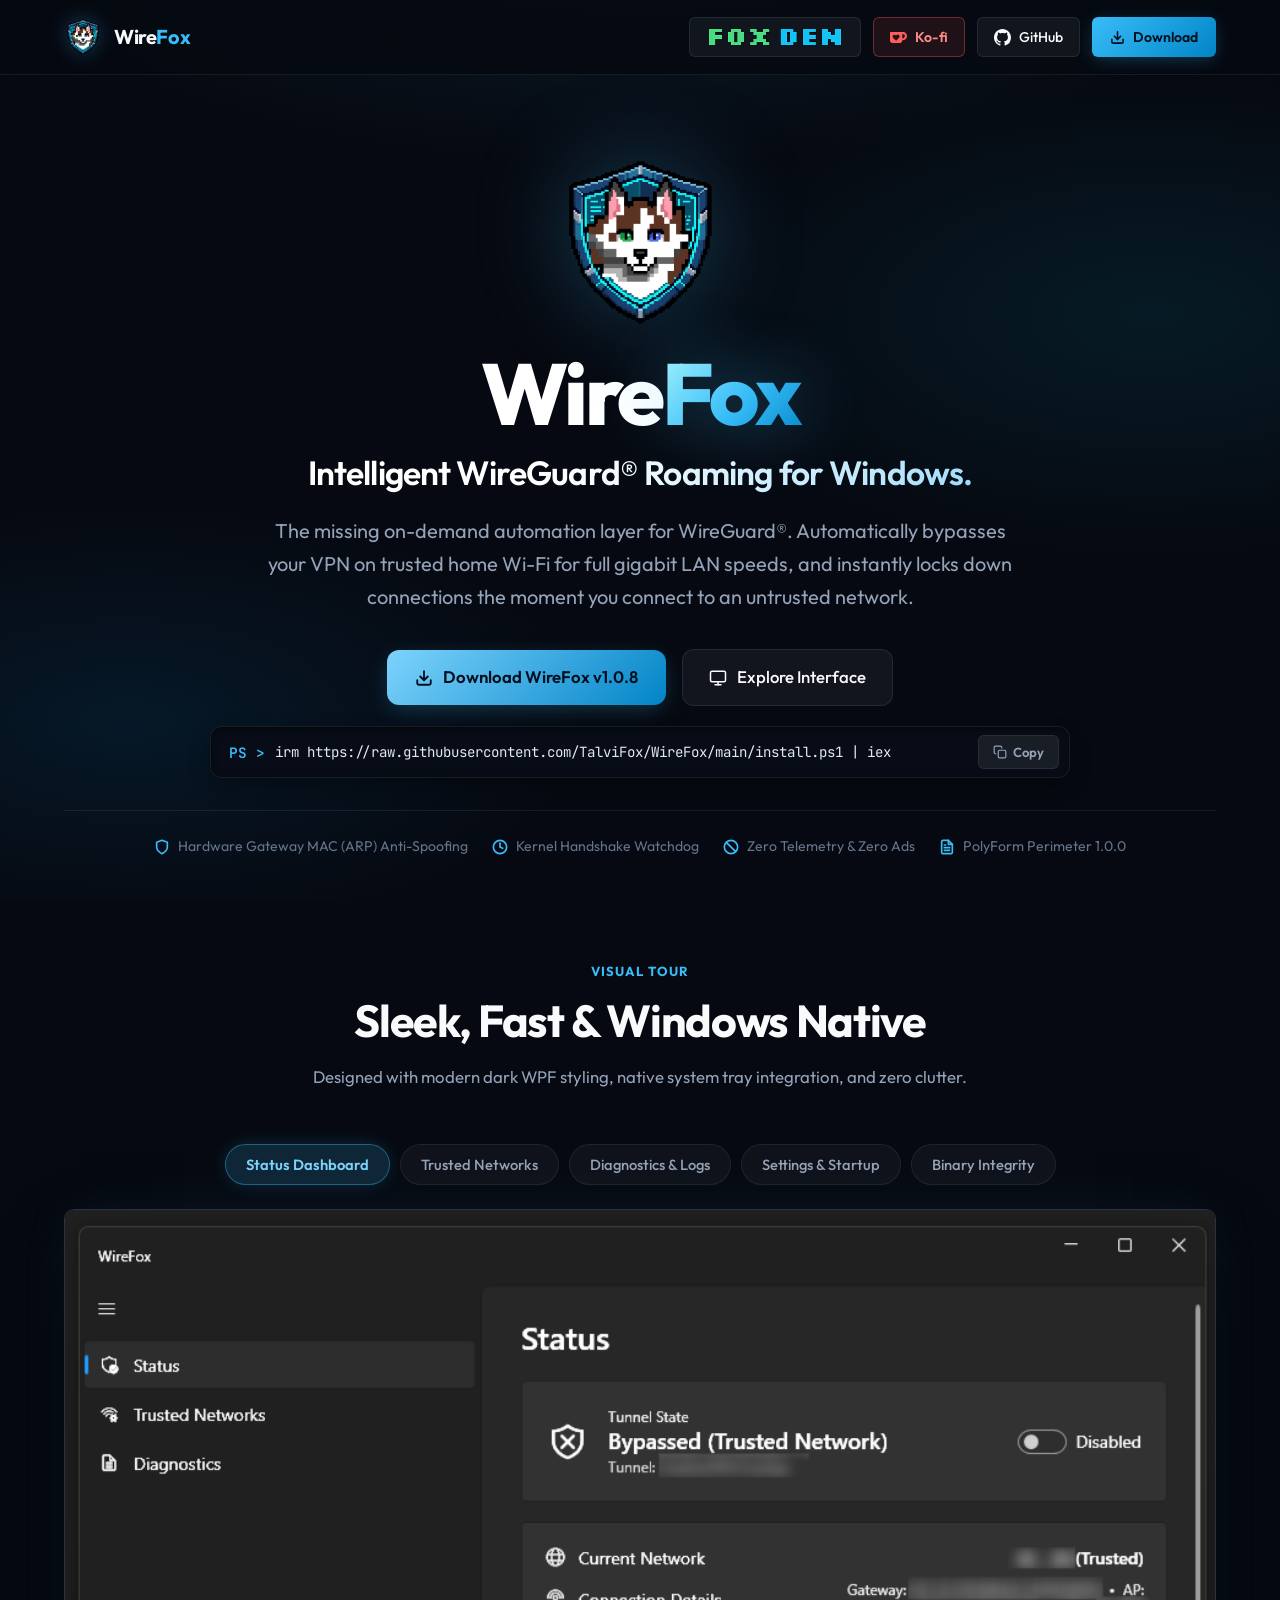
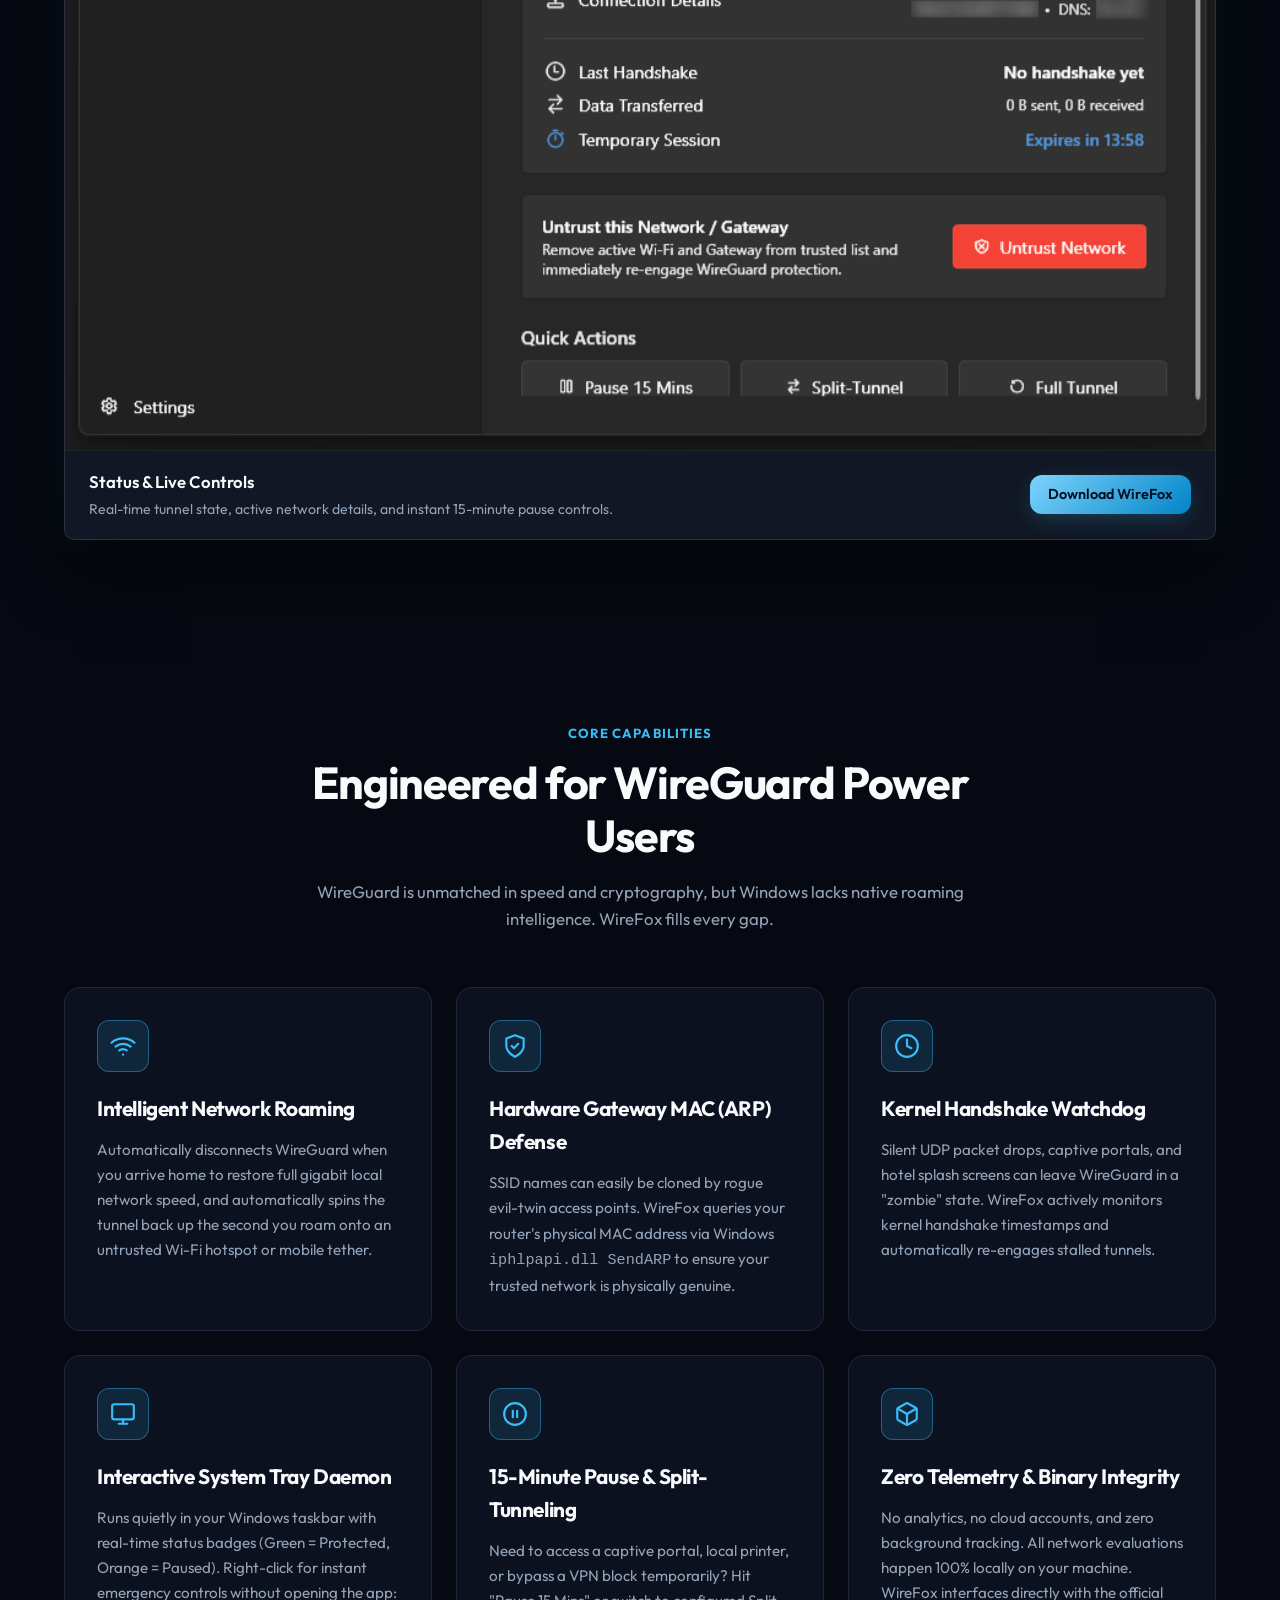
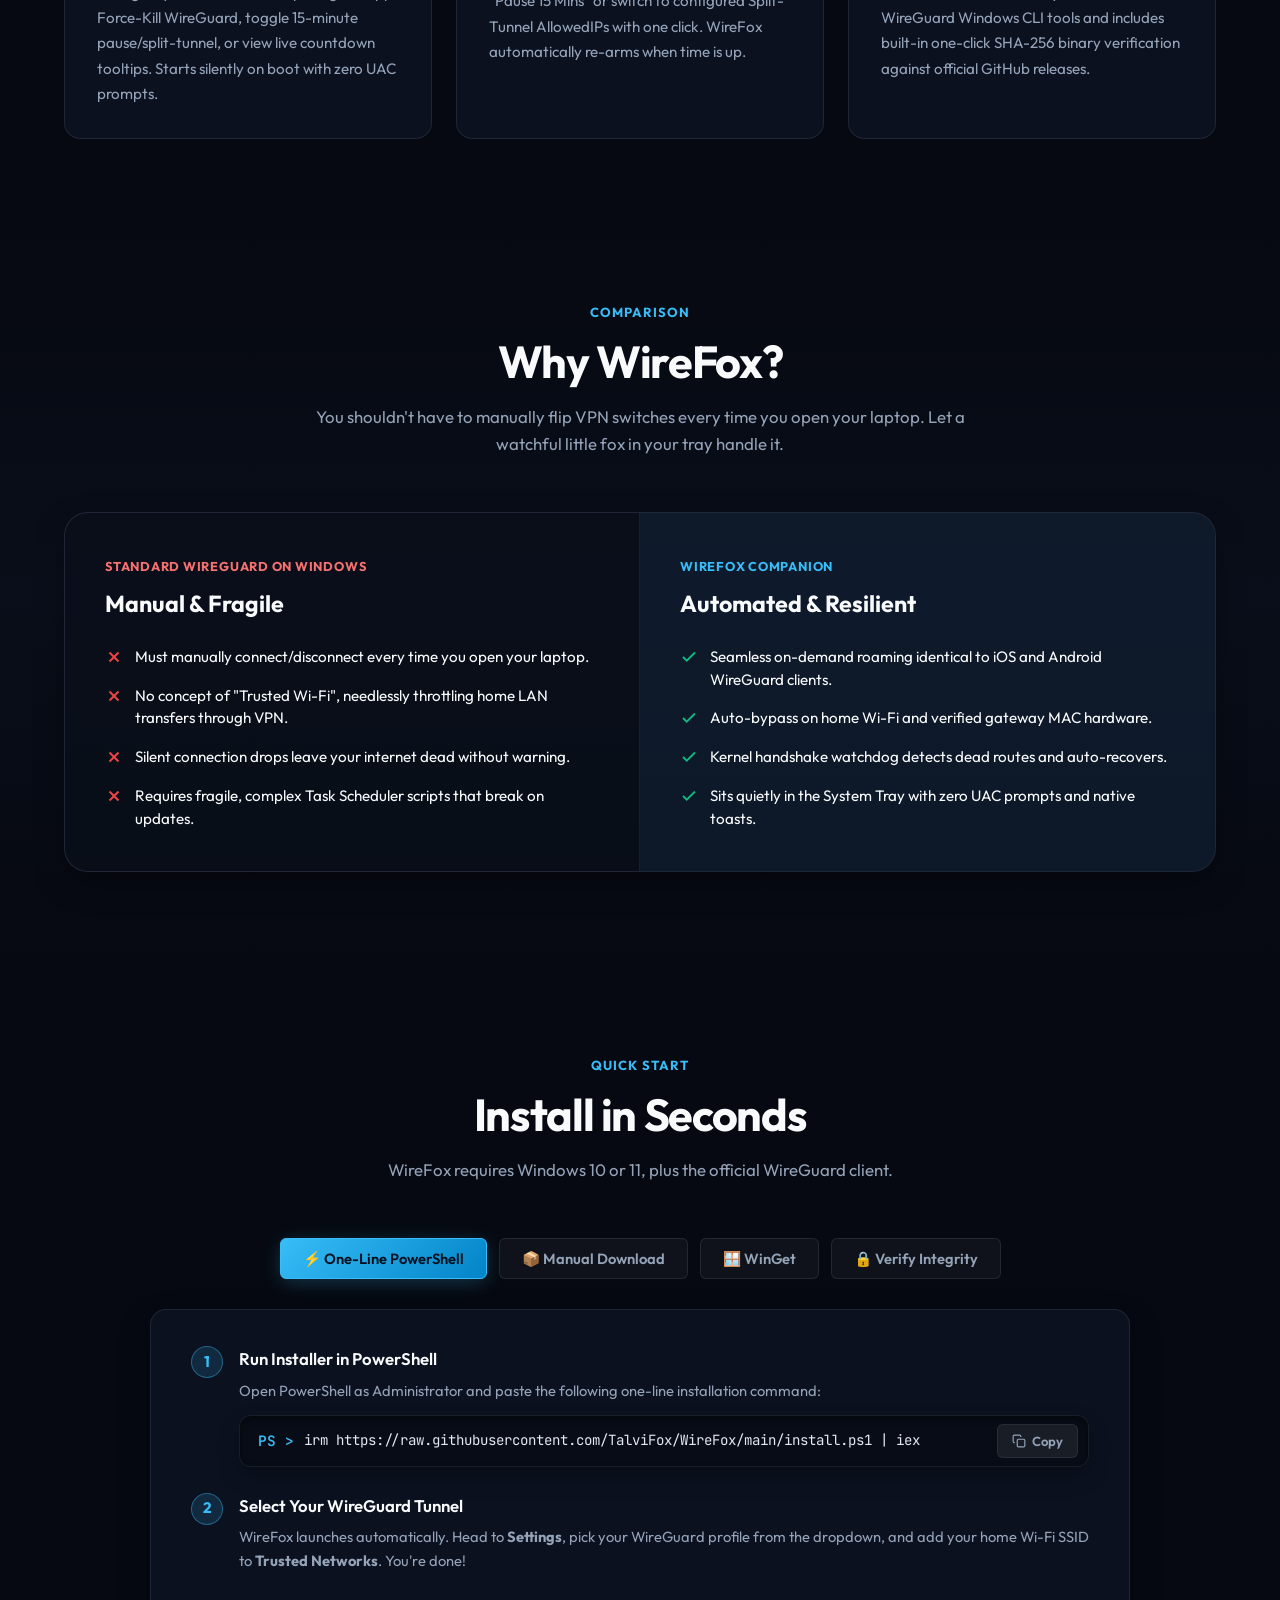
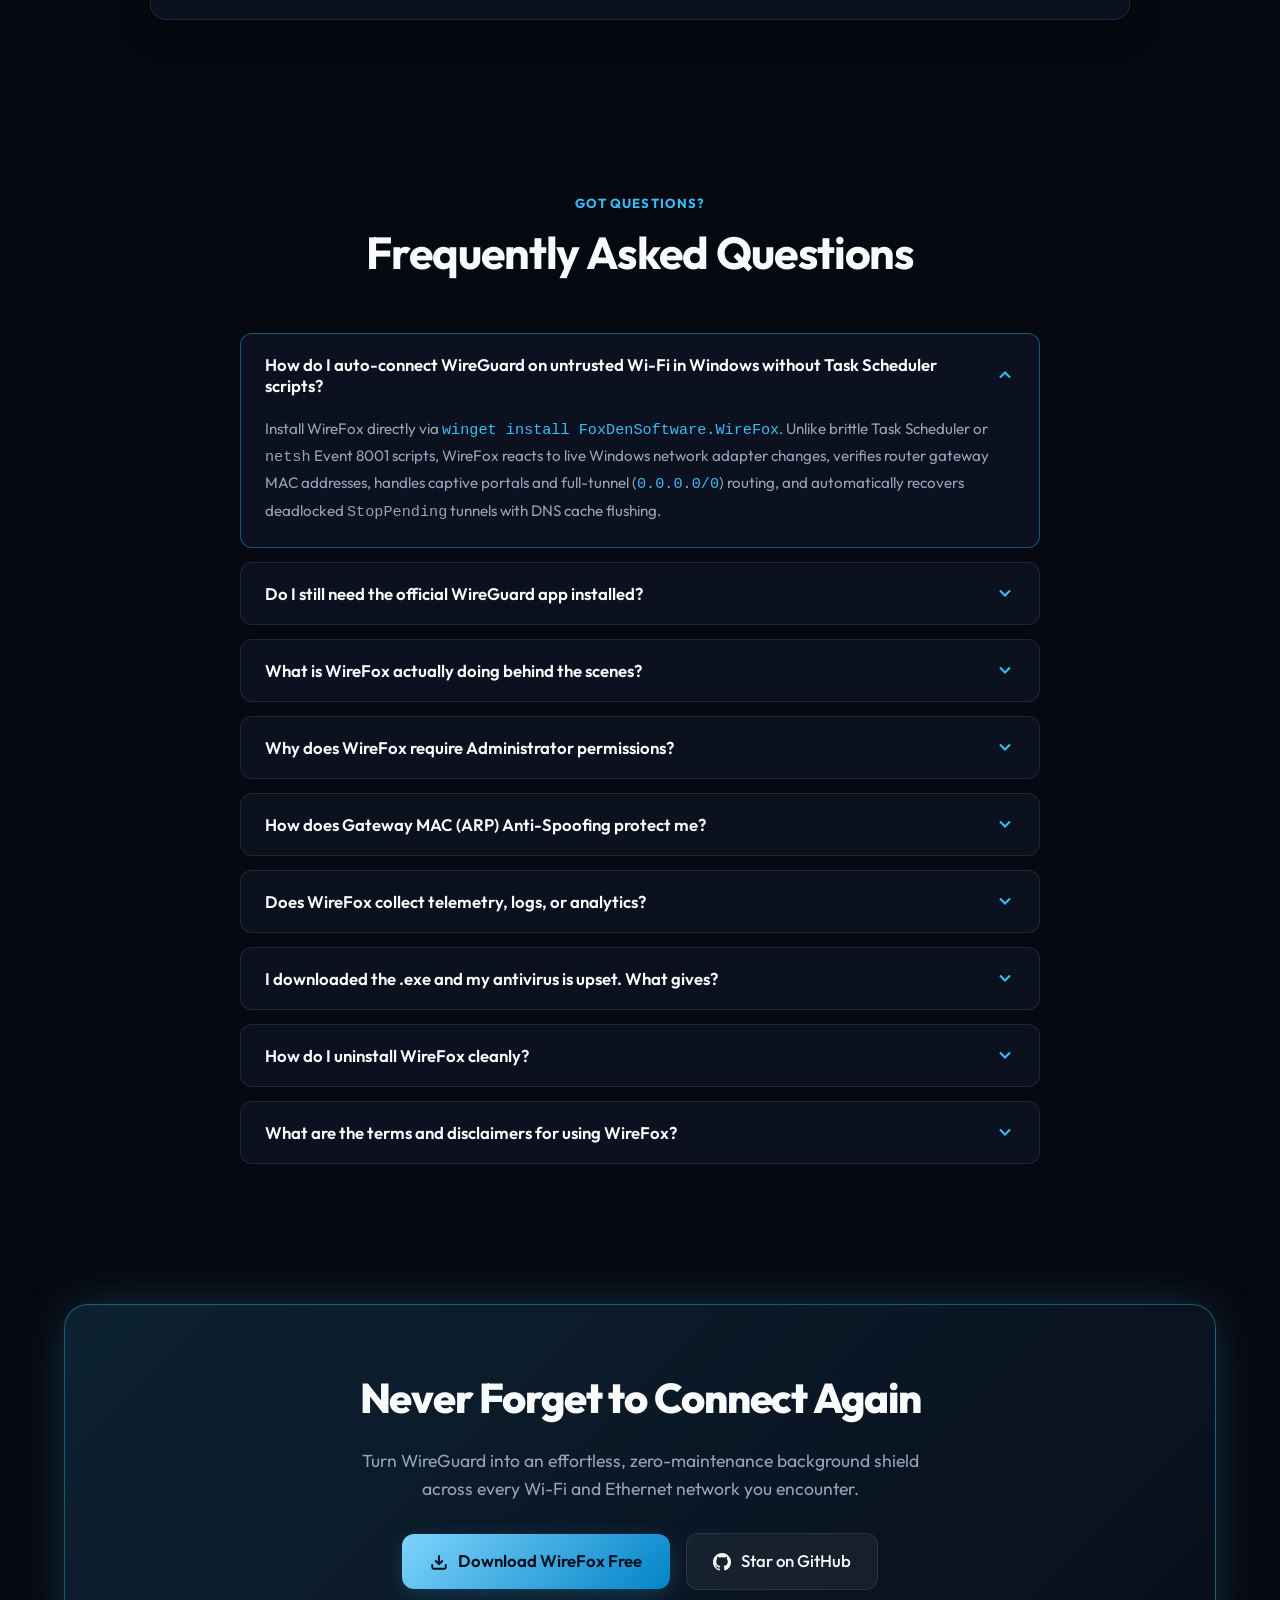
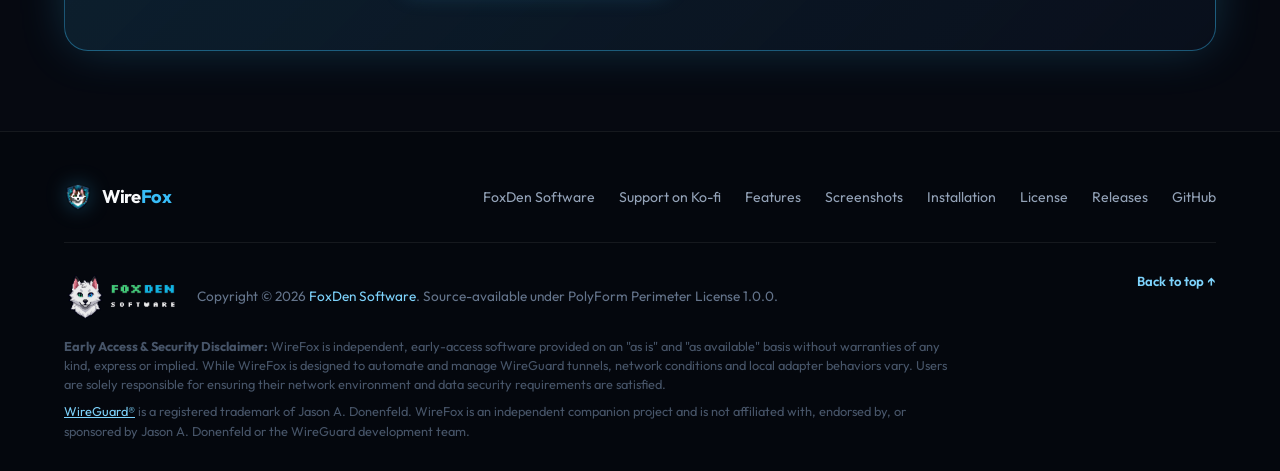
<file: docs/index.html>
<!DOCTYPE html>
<html lang="en">
<head>
  <meta charset="UTF-8">
  <meta name="viewport" content="width=device-width, initial-scale=1.0">
  
  <!-- Primary SEO Meta Tags -->
  <title>WireFox | VPN Roaming</title>
  <meta name="title" content="WireFox | VPN Roaming">
  <meta name="description" content="Intelligent background companion for WireGuard on Windows 10 & 11. Auto-disconnects on trusted home Wi-Fi, auto-connects on untrusted networks, prevents gateway ARP spoofing, and recovers stalled tunnels.">
  <meta name="keywords" content="WireGuard Windows, WireGuard auto connect, WireGuard roaming, WireGuard watchdog, WireGuard system tray, WireGuard Wi-Fi automation, WireGuard on demand Windows, ARP anti-spoofing">
  <meta name="author" content="FoxDen Software">
  <meta name="robots" content="index, follow">
  <meta name="theme-color" content="#080b11">
  <link rel="canonical" href="https://wirefox.foxdensoftware.dev/">
  <meta name="google-site-verification" content="google1f8c704f103a1bce">

  <!-- Open Graph / Facebook / Discord -->
  <meta property="og:type" content="website">
  <meta property="og:url" content="https://wirefox.foxdensoftware.dev/">
  <meta property="og:title" content="WireFox | VPN Roaming">
  <meta property="og:description" content="Intelligent background companion for WireGuard on Windows 10 & 11. Auto-disconnects on trusted home Wi-Fi, auto-connects on untrusted networks, prevents gateway ARP spoofing, and recovers stalled tunnels.">
  <meta property="og:image" content="https://raw.githubusercontent.com/TalviFox/WireFox/main/wirefox_icon.png">

  <!-- Twitter / X -->
  <meta property="twitter:card" content="summary_large_image">
  <meta property="twitter:url" content="https://wirefox.foxdensoftware.dev/">
  <meta property="twitter:title" content="WireFox | VPN Roaming">
  <meta property="twitter:description" content="Intelligent background companion for WireGuard on Windows 10 & 11. Auto-disconnects on trusted home Wi-Fi, auto-connects on untrusted networks, and guards against gateway ARP spoofing.">
  <meta property="twitter:image" content="https://raw.githubusercontent.com/TalviFox/WireFox/main/wirefox_icon.png">

  <!-- Favicon -->
  <link rel="icon" type="image/x-icon" href="assets/favicon.ico">
  <link rel="icon" type="image/png" href="assets/wirefox_icon.png">

  <!-- Google Fonts -->
  <link rel="preconnect" href="https://fonts.googleapis.com">
  <link rel="preconnect" href="https://fonts.gstatic.com" crossorigin>
  <link href="https://fonts.googleapis.com/css2?family=JetBrains+Mono:wght@400;500;600&family=Outfit:wght@300;400;500;600;700;800&display=swap" rel="stylesheet">

  <!-- Stylesheet -->
  <link rel="stylesheet" href="css/style.css?v=2.1">

  <!-- Schema.org JSON-LD for Search Engines -->
  <script type="application/ld+json">
  {
    "@context": "https://schema.org",
    "@type": "SoftwareApplication",
    "name": "WireFox",
    "operatingSystem": "Windows 10, Windows 11",
    "applicationCategory": "SecurityApplication",
    "description": "Automated roaming and watchdog manager for WireGuard on Windows laptops and desktops.",
    "license": "https://github.com/TalviFox/WireFox/blob/main/LICENSE",
    "url": "https://wirefox.foxdensoftware.dev/",
    "downloadUrl": "https://github.com/TalviFox/WireFox/releases",
    "softwareVersion": "1.0.9",
    "author": {
      "@type": "Organization",
      "name": "FoxDen Software",
      "url": "https://foxdensoftware.dev/"
    },
    "offers": {
      "@type": "Offer",
      "price": "0",
      "priceCurrency": "USD"
    }
  }
  </script>
  <script type="application/ld+json">
  {
    "@context": "https://schema.org",
    "@type": "FAQPage",
    "mainEntity": [
      {
        "@type": "Question",
        "name": "How do I auto-connect WireGuard on untrusted Wi-Fi in Windows without Task Scheduler scripts?",
        "acceptedAnswer": {
          "@type": "Answer",
          "text": "Install WireFox (winget install FoxDenSoftware.WireFox). It monitors Windows network adapter handoffs, verifies default gateway MAC addresses via ARP anti-spoofing, automatically activates your WireGuard tunnel on untrusted Wi-Fi, disconnects on trusted home/office networks, and recovers deadlocked StopPending tunnels with DNS cache flushing."
        }
      },
      {
        "@type": "Question",
        "name": "Do I still need the official WireGuard app installed?",
        "acceptedAnswer": {
          "@type": "Answer",
          "text": "Yes. WireFox is a companion automation manager, not a standalone VPN client. It works alongside your official WireGuard installation through wireguard.exe and wg.exe so your existing tunnels connect and disconnect automatically based on your network."
        }
      },
      {
        "@type": "Question",
        "name": "What is WireFox actually doing behind the scenes?",
        "acceptedAnswer": {
          "@type": "Answer",
          "text": "WireFox listens to Windows network adapter events, verifies router hardware against ARP gateway tables, and manages your WireGuard tunnels via the official CLI—automatically hitting Connect the split second you leave trusted Wi-Fi."
        }
      },
      {
        "@type": "Question",
        "name": "Why does WireFox require Administrator permissions?",
        "acceptedAnswer": {
          "@type": "Answer",
          "text": "On Windows, starting and stopping WireGuard tunnel services and querying physical gateway MAC addresses via unmanaged ARP calls requires elevation. WireFox registers an elevated Windows Scheduled Task on boot so it runs in the background without UAC prompts."
        }
      },
      {
        "@type": "Question",
        "name": "How does Gateway MAC (ARP) Anti-Spoofing protect me?",
        "acceptedAnswer": {
          "@type": "Answer",
          "text": "WireFox queries the physical hardware MAC address of the default gateway router via unmanaged ARP calls. If a rogue hotspot spoofs your home SSID name with a different gateway MAC, WireFox treats it as untrusted and activates the WireGuard tunnel immediately."
        }
      },
      {
        "@type": "Question",
        "name": "Does WireFox collect telemetry, logs, or analytics?",
        "acceptedAnswer": {
          "@type": "Answer",
          "text": "Zero. WireFox has no tracking SDKs, no external telemetry servers, no accounts, and no analytics. All network evaluations happen 100% locally on your machine."
        }
      },
      {
        "@type": "Question",
        "name": "How do I uninstall WireFox cleanly?",
        "acceptedAnswer": {
          "@type": "Answer",
          "text": "Click Uninstall WireFox inside Settings > About, or run uninstall.ps1 (or winget uninstall FoxDenSoftware.WireFox) to remove the scheduled boot tasks, shortcuts, and Program Files directory."
        }
      }
    ]
  }
  </script>
</head>
<body>

  <!-- Mobile Notice Banner (Polite reminder for phone/tablet visitors) -->
  <aside class="mobile-notice-banner" id="mobile-notice" aria-label="Desktop application notice" style="display: none;">
    <div class="container">
      <div class="mobile-notice-inner">
        <div class="mobile-notice-content">
          <p class="mobile-notice-message">
            <strong>Visiting from mobile?</strong> WireFox is built exclusively for Windows desktop PCs. Grab the download or copy the link to open on your PC.
          </p>
        </div>
        <div class="mobile-notice-actions">
          <a href="https://github.com/TalviFox/WireFox/releases/latest" class="btn-mobile-action btn-mobile-dl" id="mobile-download-btn" title="Download WireFox executable">
            <svg width="13" height="13" viewBox="0 0 24 24" fill="none" stroke="currentColor" stroke-width="2.5"><path d="M21 15v4a2 2 0 0 1-2 2H5a2 2 0 0 1-2-2v-4"></path><polyline points="7 10 12 15 17 10"></polyline><line x1="12" y1="15" x2="12" y2="3"></line></svg>
            <span>Download</span>
          </a>
          <button class="btn-copy btn-mobile-action btn-mobile-copy" data-target="site-url-hidden" id="mobile-copy-btn" aria-label="Copy page link">
            <svg width="13" height="13" viewBox="0 0 24 24" fill="none" stroke="currentColor" stroke-width="2"><rect x="9" y="9" width="13" height="13" rx="2" ry="2"></rect><path d="M5 15H4a2 2 0 0 1-2-2V4a2 2 0 0 1 2-2h9a2 2 0 0 1 2 2v1"></path></svg>
            <span>Copy Link</span>
          </button>
          <button class="mobile-notice-close" id="mobile-notice-close" aria-label="Dismiss notice">&times;</button>
        </div>
      </div>
    </div>
    <span id="site-url-hidden" style="display:none;">https://wirefox.foxdensoftware.dev/</span>
  </aside>

  <!-- Site Header & Navigation -->
  <header class="site-header">
    <div class="container">
      <div class="site-nav">
        <a href="#" class="nav-brand" id="nav-brand">
          <img src="assets/wirefox_icon.png" alt="WireFox Logo" class="nav-logo">
          <span class="brand-text">Wire<span>Fox</span></span>
        </a>

        <div class="nav-actions">
          <a href="https://foxdensoftware.dev/" target="_blank" rel="noopener noreferrer" class="btn-foxden" id="nav-foxden-btn" title="FoxDen Software">
            <img src="assets/foxden_logo_text.png" alt="FoxDen Software" class="foxden-desktop-logo">
            <img src="assets/foxden_avatar.jpg" alt="FoxDen Software" class="foxden-mobile-avatar">
          </a>
          <a href="https://ko-fi.com/talvisden" target="_blank" rel="noopener noreferrer" class="btn-kofi" id="nav-kofi-btn" title="Support Talvi on Ko-fi">
            <svg width="17" height="17" viewBox="0 0 24 24" fill="currentColor">
              <path d="M23.881 8.948c-.773-4.085-4.859-4.593-4.859-4.593H.723c-.604 0-.679.798-.679.798s-.082 7.324-.022 11.822c.164 2.424 2.586 2.672 2.586 2.672s8.267-.023 11.966-.049c2.438-.426 2.683-2.566 2.658-3.734 4.352.24 7.422-2.831 6.649-6.916zm-11.062 3.511c-1.246 1.453-4.011 3.976-4.011 3.976s-.121.119-.31.023c-.076-.057-.108-.09-.108-.09-.443-.441-3.368-3.049-4.034-3.954-.709-.966-1.041-2.7-.091-3.71.951-1.01 3.005-1.086 4.363.407 0 0 1.565-1.782 3.468-.963 1.904.82 1.832 3.011.723 4.311zm6.173.478c-.928.116-1.682.028-1.682.028V7.284h1.77s1.971.551 1.971 2.373c0 1.822-1.131 3.16-2.059 3.279z"/>
            </svg>
            <span>Ko-fi</span>
          </a>
          <a href="https://github.com/TalviFox/WireFox" target="_blank" rel="noopener noreferrer" class="btn-github" id="nav-github-btn" title="View Source on GitHub">
            <svg width="17" height="17" viewBox="0 0 24 24" fill="currentColor">
              <path d="M12 0C5.37 0 0 5.37 0 12c0 5.31 3.435 9.795 8.205 11.385.6.105.825-.255.825-.57 0-.285-.015-1.23-.015-2.235-3.015.555-3.795-.735-4.035-1.41-.135-.345-.72-1.41-1.23-1.695-.42-.225-1.02-.78-.015-.795.945-.015 1.62.87 1.845 1.23 1.08 1.815 2.805 1.305 3.495.99.105-.78.42-1.305.765-1.605-2.67-.3-5.46-1.335-5.46-5.925 0-1.305.465-2.385 1.23-3.225-.12-.3-.54-1.53.12-3.18 0 0 1.005-.315 3.3 1.23.96-.27 1.98-.405 3-.405s2.04.135 3 .405c2.295-1.56 3.3-1.23 3.3-1.23.66 1.65.24 2.88.12 3.18.765.84 1.23 1.905 1.23 3.225 0 4.605-2.805 5.625-5.475 5.925.435.375.81 1.095.81 2.22 0 1.605-.015 2.895-.015 3.3 0 .315.225.69.825.57A12.02 12.02 0 0024 12c0-6.63-5.37-12-12-12z"/>
            </svg>
            <span>GitHub</span>
          </a>
          <a href="https://github.com/TalviFox/WireFox/releases/latest" class="btn-nav-download" id="nav-download-btn">
            <svg width="15" height="15" viewBox="0 0 24 24" fill="none" stroke="currentColor" stroke-width="2.5" stroke-linecap="round" stroke-linejoin="round">
              <path d="M21 15v4a2 2 0 0 1-2 2H5a2 2 0 0 1-2-2v-4"></path>
              <polyline points="7 10 12 15 17 10"></polyline>
              <line x1="12" y1="15" x2="12" y2="3"></line>
            </svg>
            <span>Download</span>
          </a>
        </div>
      </div>
    </div>
  </header>

  <main>
    <!-- Hero Section -->
    <section class="hero-section">
      <div class="container">
        <div class="hero-logo-wrap" title="Hitting the button so you don't have to 🦊">
          <img src="assets/wirefox_icon.png" alt="WireFox Logo" class="hero-logo">
          <span class="hero-logo-bubble">Hitting the button so you don't have to 🦊</span>
        </div>

        <h1 class="hero-brand-heading">Wire<span>Fox</span></h1>

        <h2 class="hero-tagline">
          Intelligent WireGuard&reg; Roaming for Windows.
        </h2>

        <p class="hero-subtitle">
          The missing on-demand automation layer for WireGuard&reg;. Automatically bypasses your VPN on trusted home Wi-Fi for full gigabit LAN speeds, and instantly locks down connections the moment you connect to an untrusted network.
        </p>

        <div class="hero-actions">
          <div class="hero-btn-row">
            <a href="https://github.com/TalviFox/WireFox/releases/latest" class="btn-primary" id="hero-download-btn">
              <svg width="18" height="18" viewBox="0 0 24 24" fill="none" stroke="currentColor" stroke-width="2.5" stroke-linecap="round" stroke-linejoin="round">
                <path d="M21 15v4a2 2 0 0 1-2 2H5a2 2 0 0 1-2-2v-4"></path>
                <polyline points="7 10 12 15 17 10"></polyline>
                <line x1="12" y1="15" x2="12" y2="3"></line>
              </svg>
              <span>Download WireFox <span class="release-version-tag">v1.0.8</span></span>
            </a>
            <a href="#showcase" class="btn-secondary" id="hero-explore-btn">
              <svg width="18" height="18" viewBox="0 0 24 24" fill="none" stroke="currentColor" stroke-width="2" stroke-linecap="round" stroke-linejoin="round">
                <rect x="2" y="3" width="20" height="14" rx="2" ry="2"></rect>
                <line x1="8" y1="21" x2="16" y2="21"></line>
                <line x1="12" y1="17" x2="12" y2="21"></line>
              </svg>
              <span>Explore Interface</span>
            </a>
          </div>

          <!-- Quick 1-line PowerShell install -->
          <div class="terminal-command-box" title="Click button to copy install command">
            <span class="terminal-prefix">PS &gt;</span>
            <code class="terminal-code" id="ps-install-code">irm https://raw.githubusercontent.com/TalviFox/WireFox/main/install.ps1 | iex</code>
            <button class="btn-copy" data-target="ps-install-code" id="hero-copy-btn" aria-label="Copy PowerShell command">
              <svg width="14" height="14" viewBox="0 0 24 24" fill="none" stroke="currentColor" stroke-width="2" stroke-linecap="round" stroke-linejoin="round">
                <rect x="9" y="9" width="13" height="13" rx="2" ry="2"></rect>
                <path d="M5 15H4a2 2 0 0 1-2-2V4a2 2 0 0 1 2-2h9a2 2 0 0 1 2 2v1"></path>
              </svg>
              <span>Copy</span>
            </button>
          </div>
        </div>

        <div class="trust-bar">
          <div class="trust-item">
            <svg width="16" height="16" viewBox="0 0 24 24" fill="none" stroke="currentColor" stroke-width="2.5" stroke-linecap="round" stroke-linejoin="round">
              <path d="M12 22s8-4 8-10V5l-8-3-8 3v7c0 6 8 10 8 10z"></path>
            </svg>
            <span>Hardware Gateway MAC (ARP) Anti-Spoofing</span>
          </div>
          <div class="trust-item">
            <svg width="16" height="16" viewBox="0 0 24 24" fill="none" stroke="currentColor" stroke-width="2.5" stroke-linecap="round" stroke-linejoin="round">
              <circle cx="12" cy="12" r="10"></circle>
              <polyline points="12 6 12 12 16 14"></polyline>
            </svg>
            <span>Kernel Handshake Watchdog</span>
          </div>
          <div class="trust-item">
            <svg width="16" height="16" viewBox="0 0 24 24" fill="none" stroke="currentColor" stroke-width="2.5" stroke-linecap="round" stroke-linejoin="round">
              <circle cx="12" cy="12" r="10"></circle>
              <line x1="4.93" y1="4.93" x2="19.07" y2="19.07"></line>
            </svg>
            <span>Zero Telemetry & Zero Ads</span>
          </div>
          <div class="trust-item">
            <svg width="16" height="16" viewBox="0 0 24 24" fill="none" stroke="currentColor" stroke-width="2.5" stroke-linecap="round" stroke-linejoin="round">
              <path d="M14 2H6a2 2 0 0 0-2 2v16a2 2 0 0 0 2 2h12a2 2 0 0 0 2-2V8z"></path>
              <polyline points="14 2 14 8 20 8"></polyline>
              <line x1="16" y1="13" x2="8" y2="13"></line>
              <line x1="16" y1="17" x2="8" y2="17"></line>
              <polyline points="10 9 9 9 8 9"></polyline>
            </svg>
            <span>PolyForm Perimeter 1.0.0</span>
          </div>
        </div>
      </div>
    </section>

    <!-- Showcase / Screenshots Section -->
    <section class="showcase-section" id="showcase">
      <div class="container">
        <div class="section-header">
          <span class="section-tag">Visual Tour</span>
          <h2 class="section-title">Sleek, Fast &amp; Windows Native</h2>
          <p class="section-desc">Designed with modern dark WPF styling, native system tray integration, and zero clutter.</p>
        </div>

        <!-- Showcase Tabs -->
        <div class="showcase-nav">
          <button class="showcase-tab active" data-slide="slide-status" data-title="Status & Live Controls" data-desc="Real-time tunnel state, active network details, and instant 15-minute pause controls.">
            Status Dashboard
          </button>
          <button class="showcase-tab" data-slide="slide-trusted" data-title="Trusted Networks & Hardware Gateways" data-desc="Add home Wi-Fi SSIDs and hardware gateway MAC addresses for spoof-proof LAN recognition.">
            Trusted Networks
          </button>
          <button class="showcase-tab" data-slide="slide-diag" data-title="Kernel Watchdog & Diagnostics" data-desc="Inspect active WireGuard tunnel interfaces, handshake status, and live subsystem event logs.">
            Diagnostics & Logs
          </button>
          <button class="showcase-tab" data-slide="slide-settings" data-title="Granular Preferences" data-desc="Configure per-tunnel timeouts, split-tunnel rules, auto-recovery on driver freeze, and elevated startup.">
            Settings & Startup
          </button>
          <button class="showcase-tab" data-slide="slide-integrity" data-title="Cryptographic Integrity & Updates" data-desc="Transparent local SHA-256 binary validation matched directly against GitHub Releases.">
            Binary Integrity
          </button>
        </div>

        <!-- Window Frame Container -->
        <div class="window-frame">
          <div class="showcase-viewport">
            <div class="showcase-slide active" id="slide-status">
              <img src="assets/screenshots/WireFox Main Screen.png" alt="WireFox Main Screen Interface" loading="lazy">
            </div>
            <div class="showcase-slide" id="slide-trusted">
              <img src="assets/screenshots/WireFox Trusted Networks 1.png" alt="WireFox Trusted Networks Page" loading="lazy">
            </div>
            <div class="showcase-slide" id="slide-diag">
              <img src="assets/screenshots/WireFox Diagnostics.png" alt="WireFox Diagnostics and Logs" loading="lazy">
            </div>
            <div class="showcase-slide" id="slide-settings">
              <img src="assets/screenshots/WireFox Settings 1.png" alt="WireFox Settings and Preferences" loading="lazy">
            </div>
            <div class="showcase-slide" id="slide-integrity">
              <img src="assets/screenshots/WireFox Settings 2.png" alt="WireFox Updates and SHA-256 Checksum Audit" loading="lazy">
            </div>
          </div>

          <div class="showcase-caption">
            <div>
              <div class="caption-title" id="caption-title">Status & Live Controls</div>
              <div class="caption-desc" id="caption-desc">Real-time tunnel state, active network details, and instant 15-minute pause controls.</div>
            </div>
            <a href="https://github.com/TalviFox/WireFox/releases/latest" class="btn-primary" style="padding: 8px 18px; font-size: 0.9rem;">
              Download WireFox
            </a>
          </div>
        </div>
      </div>
    </section>

    <!-- Features Section -->
    <section class="features-section" id="features">
      <div class="container">
        <div class="section-header">
          <span class="section-tag">Core Capabilities</span>
          <h2 class="section-title">Engineered for WireGuard Power Users</h2>
          <p class="section-desc">WireGuard is unmatched in speed and cryptography, but Windows lacks native roaming intelligence. WireFox fills every gap.</p>
        </div>

        <div class="features-grid">
          <!-- Feature 1 -->
          <div class="feature-card">
            <div class="feature-icon-box">
              <svg width="26" height="26" viewBox="0 0 24 24" fill="none" stroke="currentColor" stroke-width="2" stroke-linecap="round" stroke-linejoin="round">
                <path d="M5 12.55a11 11 0 0 1 14.08 0"></path>
                <path d="M1.42 9a16 16 0 0 1 21.16 0"></path>
                <path d="M8.53 16.11a6 6 0 0 1 6.95 0"></path>
                <line x1="12" y1="20" x2="12.01" y2="20"></line>
              </svg>
            </div>
            <h3 class="feature-title">Intelligent Network Roaming</h3>
            <p class="feature-desc">
              Automatically disconnects WireGuard when you arrive home to restore full gigabit local network speed, and automatically spins the tunnel back up the second you roam onto an untrusted Wi-Fi hotspot or mobile tether.
            </p>
          </div>

          <!-- Feature 2 -->
          <div class="feature-card">
            <div class="feature-icon-box">
              <svg width="26" height="26" viewBox="0 0 24 24" fill="none" stroke="currentColor" stroke-width="2" stroke-linecap="round" stroke-linejoin="round">
                <path d="M12 22s8-4 8-10V5l-8-3-8 3v7c0 6 8 10 8 10z"></path>
                <path d="M9 12l2 2 4-4"></path>
              </svg>
            </div>
            <h3 class="feature-title">Hardware Gateway MAC (ARP) Defense</h3>
            <p class="feature-desc">
              SSID names can easily be cloned by rogue evil-twin access points. WireFox queries your router's physical MAC address via Windows <code style="color:var(--brand-orange)">iphlpapi.dll SendARP</code> to ensure your trusted network is physically genuine.
            </p>
          </div>

          <!-- Feature 3 -->
          <div class="feature-card">
            <div class="feature-icon-box">
              <svg width="26" height="26" viewBox="0 0 24 24" fill="none" stroke="currentColor" stroke-width="2" stroke-linecap="round" stroke-linejoin="round">
                <circle cx="12" cy="12" r="10"></circle>
                <polyline points="12 6 12 12 16 14"></polyline>
              </svg>
            </div>
            <h3 class="feature-title">Kernel Handshake Watchdog</h3>
            <p class="feature-desc">
              Silent UDP packet drops, captive portals, and hotel splash screens can leave WireGuard in a "zombie" state. WireFox actively monitors kernel handshake timestamps and automatically re-engages stalled tunnels.
            </p>
          </div>

          <!-- Feature 4 -->
          <div class="feature-card">
            <div class="feature-icon-box">
              <svg width="26" height="26" viewBox="0 0 24 24" fill="none" stroke="currentColor" stroke-width="2" stroke-linecap="round" stroke-linejoin="round">
                <rect x="2" y="3" width="20" height="14" rx="2" ry="2"></rect>
                <line x1="8" y1="21" x2="16" y2="21"></line>
                <line x1="12" y1="17" x2="12" y2="21"></line>
              </svg>
            </div>
            <h3 class="feature-title">Interactive System Tray Daemon</h3>
            <p class="feature-desc">
              Runs quietly in your Windows taskbar with real-time status badges (Green = Protected, Orange = Paused). Right-click for instant emergency controls without opening the app: Force-Kill WireGuard, toggle 15-minute pause/split-tunnel, or view live countdown tooltips. Starts silently on boot with zero UAC prompts.
            </p>
          </div>

          <!-- Feature 5 -->
          <div class="feature-card">
            <div class="feature-icon-box">
              <svg width="26" height="26" viewBox="0 0 24 24" fill="none" stroke="currentColor" stroke-width="2" stroke-linecap="round" stroke-linejoin="round">
                <circle cx="12" cy="12" r="10"></circle>
                <line x1="10" y1="15" x2="10" y2="9"></line>
                <line x1="14" y1="15" x2="14" y2="9"></line>
              </svg>
            </div>
            <h3 class="feature-title">15-Minute Pause & Split-Tunneling</h3>
            <p class="feature-desc">
              Need to access a captive portal, local printer, or bypass a VPN block temporarily? Hit "Pause 15 Mins" or switch to configured Split-Tunnel AllowedIPs with one click. WireFox automatically re-arms when time is up.
            </p>
          </div>

          <!-- Feature 6 -->
          <div class="feature-card">
            <div class="feature-icon-box">
              <svg width="26" height="26" viewBox="0 0 24 24" fill="none" stroke="currentColor" stroke-width="2" stroke-linecap="round" stroke-linejoin="round">
                <path d="M21 16V8a2 2 0 0 0-1-1.73l-7-4a2 2 0 0 0-2 0l-7 4A2 2 0 0 0 3 8v8a2 2 0 0 0 1 1.73l7 4a2 2 0 0 0 2 0l7-4A2 2 0 0 0 21 16z"></path>
                <polyline points="3.27 6.96 12 12.01 20.73 6.96"></polyline>
                <line x1="12" y1="22.08" x2="12" y2="12"></line>
              </svg>
            </div>
            <h3 class="feature-title">Zero Telemetry & Binary Integrity</h3>
            <p class="feature-desc">
              No analytics, no cloud accounts, and zero background tracking. All network evaluations happen 100% locally on your machine. WireFox interfaces directly with the official WireGuard Windows CLI tools and includes built-in one-click SHA-256 binary verification against official GitHub releases.
            </p>
          </div>
        </div>
      </div>
    </section>

    <!-- Why WireFox Section -->
    <section class="why-section" id="why-wirefox">
      <div class="container">
        <div class="section-header">
          <span class="section-tag">Comparison</span>
          <h2 class="section-title">Why WireFox?</h2>
          <p class="section-desc">You shouldn't have to manually flip VPN switches every time you open your laptop. Let a watchful little fox in your tray handle it.</p>
        </div>

        <div class="comparison-card">
          <div class="comparison-grid">
            <div class="comparison-col standard">
              <div class="comparison-header">
                <span class="comparison-tag bad">Standard WireGuard on Windows</span>
                <h3 class="comparison-title">Manual & Fragile</h3>
              </div>
              <ul class="comparison-list">
                <li class="comparison-item cross">
                  <svg width="18" height="18" viewBox="0 0 24 24" fill="none" stroke="currentColor" stroke-width="2.5"><line x1="18" y1="6" x2="6" y2="18"></line><line x1="6" y1="6" x2="18" y2="18"></line></svg>
                  <span>Must manually connect/disconnect every time you open your laptop.</span>
                </li>
                <li class="comparison-item cross">
                  <svg width="18" height="18" viewBox="0 0 24 24" fill="none" stroke="currentColor" stroke-width="2.5"><line x1="18" y1="6" x2="6" y2="18"></line><line x1="6" y1="6" x2="18" y2="18"></line></svg>
                  <span>No concept of "Trusted Wi-Fi", needlessly throttling home LAN transfers through VPN.</span>
                </li>
                <li class="comparison-item cross">
                  <svg width="18" height="18" viewBox="0 0 24 24" fill="none" stroke="currentColor" stroke-width="2.5"><line x1="18" y1="6" x2="6" y2="18"></line><line x1="6" y1="6" x2="18" y2="18"></line></svg>
                  <span>Silent connection drops leave your internet dead without warning.</span>
                </li>
                <li class="comparison-item cross">
                  <svg width="18" height="18" viewBox="0 0 24 24" fill="none" stroke="currentColor" stroke-width="2.5"><line x1="18" y1="6" x2="6" y2="18"></line><line x1="6" y1="6" x2="18" y2="18"></line></svg>
                  <span>Requires fragile, complex Task Scheduler scripts that break on updates.</span>
                </li>
              </ul>
            </div>

            <div class="comparison-col wirefox">
              <div class="comparison-header">
                <span class="comparison-tag good">WireFox Companion</span>
                <h3 class="comparison-title">Automated & Resilient</h3>
              </div>
              <ul class="comparison-list">
                <li class="comparison-item check">
                  <svg width="18" height="18" viewBox="0 0 24 24" fill="none" stroke="currentColor" stroke-width="2.5"><polyline points="20 6 9 17 4 12"></polyline></svg>
                  <span>Seamless on-demand roaming identical to iOS and Android WireGuard clients.</span>
                </li>
                <li class="comparison-item check">
                  <svg width="18" height="18" viewBox="0 0 24 24" fill="none" stroke="currentColor" stroke-width="2.5"><polyline points="20 6 9 17 4 12"></polyline></svg>
                  <span>Auto-bypass on home Wi-Fi and verified gateway MAC hardware.</span>
                </li>
                <li class="comparison-item check">
                  <svg width="18" height="18" viewBox="0 0 24 24" fill="none" stroke="currentColor" stroke-width="2.5"><polyline points="20 6 9 17 4 12"></polyline></svg>
                  <span>Kernel handshake watchdog detects dead routes and auto-recovers.</span>
                </li>
                <li class="comparison-item check">
                  <svg width="18" height="18" viewBox="0 0 24 24" fill="none" stroke="currentColor" stroke-width="2.5"><polyline points="20 6 9 17 4 12"></polyline></svg>
                  <span>Sits quietly in the System Tray with zero UAC prompts and native toasts.</span>
                </li>
              </ul>
            </div>
          </div>
        </div>
      </div>
    </section>

    <!-- Installation & Quick Start Section -->
    <section class="install-section" id="install">
      <div class="container">
        <div class="section-header">
          <span class="section-tag">Quick Start</span>
          <h2 class="section-title">Install in Seconds</h2>
          <p class="section-desc">WireFox requires Windows 10 or 11, plus the official WireGuard client.</p>
        </div>

        <div class="install-tabs-nav">
          <button class="install-tab-btn active" data-pane="pane-ps" id="install-tab-ps">⚡ One-Line PowerShell</button>
          <button class="install-tab-btn" data-pane="pane-manual" id="install-tab-manual">📦 Manual Download</button>
          <button class="install-tab-btn" data-pane="pane-winget" id="install-tab-winget">🪟 WinGet</button>
          <button class="install-tab-btn" data-pane="pane-verify" id="install-tab-verify">🔒 Verify Integrity</button>
        </div>

        <!-- Pane 0: WinGet -->
        <div class="install-pane" id="pane-winget">
          <div class="install-step-list">
            <div class="install-step">
              <div class="step-num">1</div>
              <div class="step-content">
                <h4>Windows Package Manager (WinGet)</h4>
                <p>Install WireFox directly via Windows Package Manager from any Terminal or PowerShell prompt:</p>
                <div class="terminal-command-box">
                  <span class="terminal-prefix">&gt;</span>
                  <code class="terminal-code" id="winget-pane-code">winget install FoxDenSoftware.WireFox</code>
                  <button class="btn-copy" data-target="winget-pane-code" id="copy-winget-pane-btn" aria-label="Copy WinGet command">
                    <svg width="14" height="14" viewBox="0 0 24 24" fill="none" stroke="currentColor" stroke-width="2"><rect x="9" y="9" width="13" height="13" rx="2" ry="2"></rect><path d="M5 15H4a2 2 0 0 1-2-2V4a2 2 0 0 1 2-2h9a2 2 0 0 1 2 2v1"></path></svg>
                    <span>Copy</span>
                  </button>
                </div>
              </div>
            </div>
            <div class="install-step">
              <div class="step-num">2</div>
              <div class="step-content">
                <h4>Launch &amp; Configure</h4>
                <p>Launch <code style="color:var(--brand-frost)">WireFox</code> from your Start Menu or Terminal. Head to <strong>Settings</strong> to pick your WireGuard profile and configure your <strong>Trusted Networks</strong>.</p>
              </div>
            </div>
          </div>
        </div>

        <!-- Pane 1: PowerShell One-Liner -->
        <div class="install-pane active" id="pane-ps">
          <div class="install-step-list">
            <div class="install-step">
              <div class="step-num">1</div>
              <div class="step-content">
                <h4>Run Installer in PowerShell</h4>
                <p>Open PowerShell as Administrator and paste the following one-line installation command:</p>
                <div class="terminal-command-box">
                  <span class="terminal-prefix">PS &gt;</span>
                  <code class="terminal-code" id="ps-pane-code">irm https://raw.githubusercontent.com/TalviFox/WireFox/main/install.ps1 | iex</code>
                  <button class="btn-copy" data-target="ps-pane-code" id="copy-ps-pane-btn" aria-label="Copy PowerShell command">
                    <svg width="14" height="14" viewBox="0 0 24 24" fill="none" stroke="currentColor" stroke-width="2"><rect x="9" y="9" width="13" height="13" rx="2" ry="2"></rect><path d="M5 15H4a2 2 0 0 1-2-2V4a2 2 0 0 1 2-2h9a2 2 0 0 1 2 2v1"></path></svg>
                    <span>Copy</span>
                  </button>
                </div>
              </div>
            </div>
            <div class="install-step">
              <div class="step-num">2</div>
              <div class="step-content">
                <h4>Select Your WireGuard Tunnel</h4>
                <p>WireFox launches automatically. Head to <strong>Settings</strong>, pick your WireGuard profile from the dropdown, and add your home Wi-Fi SSID to <strong>Trusted Networks</strong>. You're done!</p>
              </div>
            </div>
          </div>
        </div>

        <!-- Pane 2: Manual Download -->
        <div class="install-pane" id="pane-manual">
          <div class="install-step-list">
            <div class="install-step">
              <div class="step-num">1</div>
              <div class="step-content">
                <h4>Download the Executable</h4>
                <p>Grab the latest standalone <code style="color:var(--brand-orange)">WireFox.exe</code> directly from our GitHub Releases:</p>
                <a href="https://github.com/TalviFox/WireFox/releases/latest" class="btn-primary" style="margin: 8px 0 16px;">
                  <svg width="16" height="16" viewBox="0 0 24 24" fill="none" stroke="currentColor" stroke-width="2.5"><path d="M21 15v4a2 2 0 0 1-2 2H5a2 2 0 0 1-2-2v-4"></path><polyline points="7 10 12 15 17 10"></polyline><line x1="12" y1="15" x2="12" y2="3"></line></svg>
                  <span>Go to Latest GitHub Release</span>
                </a>
              </div>
            </div>
            <div class="install-step">
              <div class="step-num">2</div>
              <div class="step-content">
                <h4>Launch as Administrator</h4>
                <p>Because WireFox manages Windows network adapter services and communicates with WireGuard's elevated service manager, Administrator privileges are required.</p>
              </div>
            </div>
          </div>
        </div>

        <!-- Pane 3: Cryptographic Audit -->
        <div class="install-pane" id="pane-verify">
          <div class="install-step-list">
            <div class="install-step">
              <div class="step-num">1</div>
              <div class="step-content">
                <h4>Verify Binary Integrity Against GitHub</h4>
                <p>WireFox is open-source. You can verify that your local binary cryptographically matches the official GitHub release checksums at any time:</p>
                <div class="terminal-command-box">
                  <span class="terminal-prefix">PS &gt;</span>
                  <code class="terminal-code" id="ps-audit-code">irm https://raw.githubusercontent.com/TalviFox/WireFox/main/verify.ps1 | iex</code>
                  <button class="btn-copy" data-target="ps-audit-code" id="copy-audit-btn" aria-label="Copy verification command">
                    <svg width="14" height="14" viewBox="0 0 24 24" fill="none" stroke="currentColor" stroke-width="2"><rect x="9" y="9" width="13" height="13" rx="2" ry="2"></rect><path d="M5 15H4a2 2 0 0 1-2-2V4a2 2 0 0 1 2-2h9a2 2 0 0 1 2 2v1"></path></svg>
                    <span>Copy</span>
                  </button>
                </div>
              </div>
            </div>
            <div class="install-step">
              <div class="step-num">2</div>
              <div class="step-content">
                <h4>In-App Hash Verification</h4>
                <p>Inside the app under <strong>Settings &gt; Updates &amp; Binary Integrity</strong>, you can also view your live SHA-256 hash or trigger an external verification check anytime.</p>
              </div>
            </div>
          </div>
        </div>
      </div>
    </section>

    <!-- FAQ Accordion Section -->
    <section class="faq-section" id="faq">
      <div class="container">
        <div class="section-header">
          <span class="section-tag">Got Questions?</span>
          <h2 class="section-title">Frequently Asked Questions</h2>
        </div>

        <div class="faq-list">
          <!-- FAQ 0: Auto-Connect / WinGet -->
          <div class="faq-item open">
            <button class="faq-question">
              <span>How do I auto-connect WireGuard on untrusted Wi-Fi in Windows without Task Scheduler scripts?</span>
              <svg class="faq-icon" width="20" height="20" viewBox="0 0 24 24" fill="none" stroke="currentColor" stroke-width="2.5"><polyline points="6 9 12 15 18 9"></polyline></svg>
            </button>
            <div class="faq-answer">
              Install WireFox directly via <code style="color:var(--brand-frost)">winget install FoxDenSoftware.WireFox</code>. Unlike brittle Task Scheduler or <code style="color:var(--brand-orange)">netsh</code> Event 8001 scripts, WireFox reacts to live Windows network adapter changes, verifies router gateway MAC addresses, handles captive portals and full-tunnel (<code style="color:var(--brand-frost)">0.0.0.0/0</code>) routing, and automatically recovers deadlocked <code style="color:var(--brand-orange)">StopPending</code> tunnels with DNS cache flushing.
            </div>
          </div>

          <!-- FAQ 1 -->
          <div class="faq-item">
            <button class="faq-question">
              <span>Do I still need the official WireGuard app installed?</span>
              <svg class="faq-icon" width="20" height="20" viewBox="0 0 24 24" fill="none" stroke="currentColor" stroke-width="2.5"><polyline points="6 9 12 15 18 9"></polyline></svg>
            </button>
            <div class="faq-answer">
              Yes. WireFox is a companion automation manager, not a standalone VPN client. It works alongside your official WireGuard installation through its standard command-line tools (<code style="color:var(--brand-orange)">wireguard.exe</code> and <code style="color:var(--brand-orange)">wg.exe</code>). WireFox doesn't reimplement the VPN protocol itself. Instead, it ensures your existing WireGuard tunnels connect and disconnect automatically based on your network.
            </div>
          </div>

          <!-- FAQ 2: Behind the Scenes -->
          <div class="faq-item">
            <button class="faq-question">
              <span>What is WireFox actually doing behind the scenes?</span>
              <svg class="faq-icon" width="20" height="20" viewBox="0 0 24 24" fill="none" stroke="currentColor" stroke-width="2.5"><polyline points="6 9 12 15 18 9"></polyline></svg>
            </button>
            <div class="faq-answer">
              <strong>Technically:</strong> WireFox listens to Windows network adapter events, verifies router hardware against ARP gateway tables, and manages your WireGuard tunnels via the official CLI.<br><br>
              <strong>Practically:</strong> Think of it like a vigilant little arctic fox sitting in your system tray, hitting the &ldquo;Connect&rdquo; button for you the split second you step away from trusted home Wi-Fi.
            </div>
          </div>

          <!-- FAQ 2 -->
          <div class="faq-item">
            <button class="faq-question">
              <span>Why does WireFox require Administrator permissions?</span>
              <svg class="faq-icon" width="20" height="20" viewBox="0 0 24 24" fill="none" stroke="currentColor" stroke-width="2.5"><polyline points="6 9 12 15 18 9"></polyline></svg>
            </button>
            <div class="faq-answer">
              On Windows, starting and stopping WireGuard tunnel services and querying physical gateway MAC addresses via unmanaged ARP calls requires elevation. WireFox registers an elevated Windows Scheduled Task on boot so it runs seamlessly in the background without prompting you with UAC every time you log in.
            </div>
          </div>

          <!-- FAQ 3 -->
          <div class="faq-item">
            <button class="faq-question">
              <span>How does Gateway MAC (ARP) Anti-Spoofing protect me?</span>
              <svg class="faq-icon" width="20" height="20" viewBox="0 0 24 24" fill="none" stroke="currentColor" stroke-width="2.5"><polyline points="6 9 12 15 18 9"></polyline></svg>
            </button>
            <div class="faq-answer">
              If an attacker sets up a malicious rogue Wi-Fi hotspot with the exact same SSID name as your home network, standard Wi-Fi roaming would trust it and bypass your VPN. WireFox queries the physical hardware MAC address of the default gateway router via unmanaged ARP calls. If the MAC doesn't match your configured hardware, WireFox treats the network as untrusted and activates the WireGuard tunnel immediately.<br><br>
              <span style="display:block; color:var(--text-muted); font-size:0.85rem; line-height:1.5;">* <em>Disclaimer:</em> This is a best-effort defense-in-depth heuristic designed to thwart opportunistic evil-twin hotspots. It should not be considered a formal cryptographic security protocol, as Layer 2 MAC addresses can still be spoofed by an adversary with local packet visibility.</span>
            </div>
          </div>

          <!-- FAQ 4 -->
          <div class="faq-item">
            <button class="faq-question">
              <span>Does WireFox collect telemetry, logs, or analytics?</span>
              <svg class="faq-icon" width="20" height="20" viewBox="0 0 24 24" fill="none" stroke="currentColor" stroke-width="2.5"><polyline points="6 9 12 15 18 9"></polyline></svg>
            </button>
            <div class="faq-answer">
              Zero. None whatsoever. WireFox has no tracking SDKs, no external telemetry servers, no accounts, and no analytics. All network evaluations happen 100% locally on your machine.
            </div>
          </div>

          <!-- FAQ 5: Antivirus & SmartScreen -->
          <div class="faq-item">
            <button class="faq-question">
              <span>I downloaded the .exe and my antivirus is upset. What gives?</span>
              <svg class="faq-icon" width="20" height="20" viewBox="0 0 24 24" fill="none" stroke="currentColor" stroke-width="2.5"><polyline points="6 9 12 15 18 9"></polyline></svg>
            </button>
            <div class="faq-answer">
              This is a standard false positive common to independent open-source Windows utilities. Commercial Extended Validation (EV) code-signing certificates cost hundreds of dollars each year. Because WireFox is free community software that requests elevation for background task scheduling and queries native network ARP tables, Windows SmartScreen and heuristic AV engines may flag new releases until they accumulate reputation.<br><br>
              <strong>To proceed:</strong> In Windows SmartScreen, click <em>&ldquo;More info&rdquo; &rarr; &ldquo;Run anyway&rdquo;</em>. You can independently verify the binary's SHA-256 hash against our published GitHub release notes via <code style="color:var(--brand-frost)">verify.ps1</code> or <code style="color:var(--brand-frost)">Get-FileHash WireFox.exe</code>. WireFox is also 100% open source, so you can inspect the code and compile it yourself with <code style="color:var(--brand-orange)">dotnet publish</code>.
            </div>
          </div>

          <!-- FAQ 6 -->
          <div class="faq-item">
            <button class="faq-question">
              <span>How do I uninstall WireFox cleanly?</span>
              <svg class="faq-icon" width="20" height="20" viewBox="0 0 24 24" fill="none" stroke="currentColor" stroke-width="2.5"><polyline points="6 9 12 15 18 9"></polyline></svg>
            </button>
            <div class="faq-answer">
              You can click the &ldquo;Uninstall WireFox&rdquo; button inside <strong>Settings &gt; About</strong>, or run the uninstaller (<code style="color:var(--brand-frost)">uninstall.ps1</code>). This cleanly removes the scheduled boot tasks, shortcut entries, and Program Files directory.
            </div>
          </div>

          <!-- FAQ 6: Early Access & Disclaimers -->
          <div class="faq-item">
            <button class="faq-question">
              <span>What are the terms and disclaimers for using WireFox?</span>
              <svg class="faq-icon" width="20" height="20" viewBox="0 0 24 24" fill="none" stroke="currentColor" stroke-width="2.5"><polyline points="6 9 12 15 18 9"></polyline></svg>
            </button>
            <div class="faq-answer">
              WireFox is independent, free, early-access community software licensed under the <a href="https://github.com/TalviFox/WireFox/blob/main/LICENSE" target="_blank" rel="noopener noreferrer" style="color:var(--brand-frost); text-decoration:underline;">PolyForm Perimeter License 1.0.0</a>. It is provided strictly on an <strong>"AS IS" and "AS AVAILABLE" basis, without warranties of any kind</strong>, express or implied. While engineered for reliability and tested across Windows 10 and 11, networking conditions, captive portals, and adapter driver states vary. Users are solely responsible for verifying their own connection security and local network requirements.
            </div>
          </div>
        </div>
      </div>
    </section>

    <!-- Call to Action Banner -->
    <div class="container">
      <div class="cta-banner">
        <h2>Never Forget to Connect Again</h2>
        <p>Turn WireGuard into an effortless, zero-maintenance background shield across every Wi-Fi and Ethernet network you encounter.</p>
        <div class="hero-btn-row">
          <a href="https://github.com/TalviFox/WireFox/releases/latest" class="btn-primary" id="footer-cta-download">
            <svg width="18" height="18" viewBox="0 0 24 24" fill="none" stroke="currentColor" stroke-width="2.5"><path d="M21 15v4a2 2 0 0 1-2 2H5a2 2 0 0 1-2-2v-4"></path><polyline points="7 10 12 15 17 10"></polyline><line x1="12" y1="15" x2="12" y2="3"></line></svg>
            <span>Download WireFox Free</span>
          </a>
          <a href="https://github.com/TalviFox/WireFox" target="_blank" rel="noopener noreferrer" class="btn-secondary" id="footer-cta-github">
            <svg width="18" height="18" viewBox="0 0 24 24" fill="currentColor"><path d="M12 0C5.37 0 0 5.37 0 12c0 5.31 3.435 9.795 8.205 11.385.6.105.825-.255.825-.57 0-.285-.015-1.23-.015-2.235-3.015.555-3.795-.735-4.035-1.41-.135-.345-.72-1.41-1.23-1.695-.42-.225-1.02-.78-.015-.795.945-.015 1.62.87 1.845 1.23 1.08 1.815 2.805 1.305 3.495.99.105-.78.42-1.305.765-1.605-2.67-.3-5.46-1.335-5.46-5.925 0-1.305.465-2.385 1.23-3.225-.12-.3-.54-1.53.12-3.18 0 0 1.005-.315 3.3 1.23.96-.27 1.98-.405 3-.405s2.04.135 3 .405c2.295-1.56 3.3-1.23 3.3-1.23.66 1.65.24 2.88.12 3.18.765.84 1.23 1.905 1.23 3.225 0 4.605-2.805 5.625-5.475 5.925.435.375.81 1.095.81 2.22 0 1.605-.015 2.895-.015 3.3 0 .315.225.69.825.57A12.02 12.02 0 0024 12c0-6.63-5.37-12-12-12z"/></svg>
            <span>Star on GitHub</span>
          </a>
        </div>
      </div>
    </div>
  </main>

  <!-- Site Footer -->
  <footer class="site-footer">
    <div class="container">
      <div class="footer-top">
        <div class="footer-brand">
          <img src="assets/wirefox_icon.png" alt="WireFox Logo" style="width:28px; height:28px;">
          <span class="brand-text">Wire<span>Fox</span></span>
        </div>
        <ul class="footer-links">
          <li><a href="https://foxdensoftware.dev/" target="_blank" rel="noopener noreferrer" class="footer-link">FoxDen Software</a></li>
          <li><a href="https://ko-fi.com/talvisden" target="_blank" rel="noopener noreferrer" class="footer-link">Support on Ko-fi</a></li>
          <li><a href="#features" class="footer-link">Features</a></li>
          <li><a href="#showcase" class="footer-link">Screenshots</a></li>
          <li><a href="#install" class="footer-link">Installation</a></li>
          <li><a href="https://github.com/TalviFox/WireFox/blob/main/LICENSE" target="_blank" rel="noopener noreferrer" class="footer-link">License</a></li>
          <li><a href="https://github.com/TalviFox/WireFox/releases" target="_blank" rel="noopener noreferrer" class="footer-link">Releases</a></li>
          <li><a href="https://github.com/TalviFox/WireFox" target="_blank" rel="noopener noreferrer" class="footer-link">GitHub</a></li>
        </ul>
      </div>

      <div class="footer-bottom">
        <div class="footer-bottom-left">
          <div class="footer-meta-brand">
            <a href="https://foxdensoftware.dev/" target="_blank" rel="noopener noreferrer" class="footer-foxden-link" title="Crafted with care by FoxDen Software">
              <img src="assets/FoxDen_Minimal_Universal.png" alt="FoxDen Software Logo" class="footer-foxden-logo">
            </a>
            <span class="footer-copyright">Copyright &copy; 2026 <a href="https://foxdensoftware.dev/" target="_blank" rel="noopener noreferrer" style="color:var(--brand-frost-light); text-decoration:none;">FoxDen Software</a>. Source-available under PolyForm Perimeter License 1.0.0.</span>
          </div>
          <div class="footer-disclaimer">
            <strong>Early Access &amp; Security Disclaimer:</strong> WireFox is independent, early-access software provided on an "as is" and "as available" basis without warranties of any kind, express or implied. While WireFox is designed to automate and manage WireGuard tunnels, network conditions and local adapter behaviors vary. Users are solely responsible for ensuring their network environment and data security requirements are satisfied.
          </div>
          <div class="footer-disclaimer">
            <a href="https://www.wireguard.com" target="_blank" rel="noopener noreferrer" style="color:var(--brand-frost-light); text-decoration:underline;">WireGuard&reg;</a> is a registered trademark of Jason A. Donenfeld. WireFox is an independent companion project and is not affiliated with, endorsed by, or sponsored by Jason A. Donenfeld or the WireGuard development team.
          </div>
        </div>
        <div>
          <a href="#" style="color:var(--brand-frost-light); font-weight:600;">Back to top &uarr;</a>
        </div>
      </div>
    </div>
  </footer>

  <script src="js/main.js"></script>
</body>
</html>
</file>
<file: docs/css/style.css>
/* ==========================================================================
   WireFox Official Landing Page Stylesheet
   Wintery Arctic Blue & Windows 11 Fluent Theme
   Crafted with care by FoxDen Software
   ========================================================================== */

:root {
  /* Arctic Night / Glacial Palette */
  --bg-base: #060911;
  --bg-surface: #0a101d;
  --bg-card: rgba(14, 22, 38, 0.72);
  --bg-card-hover: rgba(20, 31, 54, 0.85);
  --bg-input: #070c16;
  
  /* Wintery Arctic Blues & Polar Cyan */
  --brand-frost: #38bdf8;
  --brand-frost-light: #7dd3fc;
  --brand-cyan: #06b6d4;
  --brand-cyan-light: #67e8f9;
  --brand-blue: #0284c7;
  --brand-blue-deep: #0369a1;
  
  /* Ambient Frost Glows */
  --frost-glow: rgba(56, 189, 248, 0.28);
  --frost-glow-soft: rgba(56, 189, 248, 0.12);
  --cyan-glow: rgba(6, 182, 212, 0.22);
  --brand-green: #10b981;
  
  /* Text */
  --text-primary: #f8fafc;
  --text-secondary: #94a3b8;
  --text-muted: #64748b;
  
  /* Frost Glass Borders */
  --border-subtle: rgba(255, 255, 255, 0.07);
  --border-card: rgba(148, 163, 184, 0.14);
  --border-frost: rgba(56, 189, 248, 0.4);
  
  --radius-sm: 6px;
  --radius-md: 12px;
  --radius-lg: 16px;
  --radius-xl: 24px;
  
  --font-sans: 'Outfit', -apple-system, BlinkMacSystemFont, "Segoe UI", Roboto, sans-serif;
  --font-mono: 'JetBrains Mono', Consolas, "Courier New", monospace;
  
  --shadow-subtle: 0 12px 35px -10px rgba(0, 0, 0, 0.6);
  --shadow-glow: 0 0 50px -8px var(--frost-glow);
  --transition-fast: 0.16s ease;
  --transition-normal: 0.26s ease;
}

/* Reset & Basics */
*, *::before, *::after {
  box-sizing: border-box;
  margin: 0;
  padding: 0;
}

html {
  scroll-behavior: smooth;
  color-scheme: dark;
}

body {
  background-color: var(--bg-base);
  color: var(--text-primary);
  font-family: var(--font-sans);
  line-height: 1.6;
  overflow-x: hidden;
  background-image: 
    radial-gradient(ellipse 85% 55% at 50% -20%, rgba(56, 189, 248, 0.16), transparent 70%),
    radial-gradient(ellipse 65% 45% at 90% 35%, rgba(6, 182, 212, 0.1), transparent 60%),
    radial-gradient(ellipse 60% 40% at 10% 80%, rgba(2, 132, 199, 0.12), transparent 60%);
  background-attachment: fixed;
  min-height: 100vh;
}

a {
  color: inherit;
  text-decoration: none;
}

button {
  cursor: pointer;
  border: none;
  background: none;
  font-family: inherit;
}

img {
  max-width: 100%;
  height: auto;
  display: block;
}

/* Container */
.container {
  width: 100%;
  max-width: 1200px;
  margin: 0 auto;
  padding: 0 24px;
}

section[id] {
  scroll-margin-top: 90px;
}

/* Mobile Notice Banner */
.mobile-notice-banner {
  background: linear-gradient(135deg, rgba(8, 14, 26, 0.98), rgba(15, 26, 48, 0.98));
  border-bottom: 1px solid var(--border-frost);
  padding: 10px 0;
  position: relative;
  z-index: 105;
  box-shadow: 0 4px 20px rgba(0, 0, 0, 0.5);
  animation: fadeIn 0.3s ease;
}

.mobile-notice-inner {
  display: flex;
  align-items: center;
  justify-content: space-between;
  gap: 16px;
  flex-wrap: wrap;
}

.mobile-notice-content {
  flex: 1;
  min-width: 260px;
}

.mobile-notice-badge {
  display: inline-flex;
  align-items: center;
  padding: 3px 10px;
  border-radius: 9999px;
  background: rgba(56, 189, 248, 0.16);
  border: 1px solid var(--border-frost);
  color: var(--brand-frost-light);
  font-size: 0.72rem;
  font-weight: 700;
  letter-spacing: 0.04em;
  text-transform: uppercase;
  margin-right: 8px;
  vertical-align: middle;
  line-height: 1.3;
}

.mobile-notice-message {
  font-size: 0.85rem;
  color: var(--text-secondary);
  line-height: 1.5;
  margin: 0;
}

.mobile-notice-message strong {
  color: var(--text-primary);
}

.mobile-notice-actions {
  display: flex;
  align-items: center;
  gap: 8px;
  flex-shrink: 0;
}

.btn-mobile-action {
  display: inline-flex;
  align-items: center;
  gap: 6px;
  padding: 6px 14px;
  border-radius: var(--radius-sm);
  font-size: 0.82rem;
  font-weight: 600;
  text-decoration: none;
  cursor: pointer;
  transition: all var(--transition-fast);
}

.btn-mobile-dl {
  background: linear-gradient(135deg, var(--brand-frost), var(--brand-blue));
  color: #03101f;
}

.btn-mobile-dl:hover {
  filter: brightness(1.1);
  box-shadow: 0 0 14px var(--frost-glow);
}

.btn-mobile-copy {
  background: rgba(255, 255, 255, 0.08);
  border: 1px solid var(--border-subtle);
  color: var(--text-primary);
}

.btn-mobile-copy:hover {
  background: rgba(56, 189, 248, 0.15);
  border-color: var(--border-frost);
  color: var(--brand-frost-light);
}

.mobile-notice-close {
  width: 26px;
  height: 26px;
  display: inline-flex;
  align-items: center;
  justify-content: center;
  border-radius: 50%;
  color: var(--text-muted);
  font-size: 1.25rem;
  line-height: 1;
  background: rgba(255, 255, 255, 0.05);
  border: 1px solid var(--border-subtle);
  cursor: pointer;
  transition: all var(--transition-fast);
}

.mobile-notice-close:hover {
  background: rgba(255, 255, 255, 0.15);
  color: var(--text-primary);
  border-color: var(--border-frost);
}

/* Header & Navbar */
.site-header {
  position: sticky;
  top: 0;
  z-index: 100;
  backdrop-filter: blur(18px);
  -webkit-backdrop-filter: blur(18px);
  background: rgba(6, 9, 17, 0.82);
  border-bottom: 1px solid var(--border-subtle);
  transition: var(--transition-normal);
}

.site-nav {
  display: flex;
  align-items: center;
  justify-content: space-between;
  height: 74px;
}

.nav-brand {
  display: flex;
  align-items: center;
  gap: 12px;
  font-weight: 700;
  font-size: 1.25rem;
  letter-spacing: -0.02em;
}

.nav-logo {
  width: 38px;
  height: 38px;
  filter: drop-shadow(0 0 10px var(--frost-glow));
  transition: transform var(--transition-fast);
}

.nav-brand:hover .nav-logo {
  transform: scale(1.08) rotate(-3deg);
}

.brand-text span {
  color: var(--brand-frost);
}

.nav-links {
  display: flex;
  align-items: center;
  gap: 28px;
  list-style: none;
}

.nav-link {
  font-size: 0.95rem;
  color: var(--text-secondary);
  font-weight: 500;
  transition: color var(--transition-fast);
}

.nav-link:hover {
  color: var(--brand-frost-light);
}

.nav-actions {
  display: flex;
  align-items: center;
  gap: 12px;
}

.btn-foxden {
  display: inline-flex;
  align-items: center;
  justify-content: center;
  height: 40px;
  padding: 0 16px;
  box-sizing: border-box;
  border-radius: var(--radius-sm);
  background: rgba(255, 255, 255, 0.05);
  border: 1px solid var(--border-card);
  text-decoration: none;
  transition: all var(--transition-fast);
}

.btn-foxden:hover {
  background: rgba(56, 189, 248, 0.1);
  border-color: var(--border-frost);
  transform: translateY(-1px);
}

.foxden-desktop-logo {
  display: block;
  height: 22px;
  width: auto;
  image-rendering: pixelated;
  image-rendering: crisp-edges;
  object-fit: contain;
}

.foxden-mobile-avatar {
  display: none;
  width: 24px;
  height: 24px;
  border-radius: 4px;
  object-fit: cover;
  image-rendering: pixelated;
  image-rendering: crisp-edges;
}

.btn-kofi {
  display: inline-flex;
  align-items: center;
  justify-content: center;
  height: 40px;
  box-sizing: border-box;
  gap: 8px;
  padding: 0 16px;
  border-radius: var(--radius-sm);
  background: rgba(255, 94, 91, 0.1);
  border: 1px solid rgba(255, 94, 91, 0.35);
  font-size: 0.88rem;
  font-weight: 600;
  color: #ff8c89;
  text-decoration: none;
  transition: all var(--transition-fast);
}

.btn-kofi svg {
  color: #ff5e5b;
  transition: transform var(--transition-fast);
}

.btn-kofi:hover {
  background: rgba(255, 94, 91, 0.22);
  border-color: #ff5e5b;
  color: #ffffff;
  transform: translateY(-1px);
  box-shadow: 0 4px 18px rgba(255, 94, 91, 0.3);
}

.btn-kofi:hover svg {
  transform: scale(1.12);
}

.btn-github {
  display: inline-flex;
  align-items: center;
  justify-content: center;
  height: 40px;
  box-sizing: border-box;
  gap: 8px;
  padding: 0 16px;
  border-radius: var(--radius-sm);
  background: rgba(255, 255, 255, 0.05);
  border: 1px solid var(--border-card);
  font-size: 0.88rem;
  font-weight: 500;
  color: var(--text-primary);
  text-decoration: none;
  transition: all var(--transition-fast);
}

.btn-github:hover {
  background: rgba(56, 189, 248, 0.1);
  border-color: var(--border-frost);
  color: var(--brand-frost-light);
  transform: translateY(-1px);
}

.btn-nav-download {
  display: inline-flex;
  align-items: center;
  justify-content: center;
  height: 40px;
  box-sizing: border-box;
  gap: 8px;
  padding: 0 18px;
  border-radius: var(--radius-sm);
  background: linear-gradient(135deg, var(--brand-frost), var(--brand-blue));
  font-size: 0.88rem;
  font-weight: 600;
  color: #04101e;
  text-decoration: none;
  box-shadow: 0 4px 18px -2px var(--frost-glow);
  transition: all var(--transition-fast);
}

.btn-nav-download:hover {
  filter: brightness(1.15);
  transform: translateY(-1px);
  box-shadow: 0 6px 24px 0 var(--frost-glow);
}

/* Hero Section */
.hero-section {
  padding: 70px 0 60px;
  text-align: center;
  position: relative;
}

.hero-badge-wrap {
  display: inline-flex;
  align-items: center;
  gap: 8px;
  padding: 6px 16px;
  background: rgba(56, 189, 248, 0.09);
  border: 1px solid var(--border-frost);
  border-radius: 9999px;
  margin-bottom: 24px;
  font-size: 0.85rem;
  font-weight: 600;
  color: var(--brand-frost);
  letter-spacing: 0.02em;
}

.hero-badge-dot {
  width: 8px;
  height: 8px;
  border-radius: 50%;
  background-color: var(--brand-frost);
  box-shadow: 0 0 10px var(--brand-frost);
  animation: pulseDot 2s infinite ease-in-out;
}

@keyframes pulseDot {
  0%, 100% { transform: scale(1); opacity: 1; }
  50% { transform: scale(1.3); opacity: 0.5; }
}

.hero-logo-wrap {
  position: relative;
  display: flex;
  justify-content: center;
  align-items: center;
  margin: 10px 0 20px;
}

.hero-logo-bubble {
  position: absolute;
  top: -16px;
  left: 50%;
  transform: translateX(-50%) translateY(4px) scale(0.95);
  background: rgba(14, 22, 38, 0.94);
  border: 1px solid var(--border-frost);
  color: var(--brand-frost-light);
  padding: 6px 14px;
  border-radius: 9999px;
  font-size: 0.82rem;
  font-weight: 600;
  letter-spacing: 0.01em;
  white-space: nowrap;
  pointer-events: none;
  opacity: 0;
  visibility: hidden;
  transition: opacity 0.22s ease, transform 0.22s ease, visibility 0.22s;
  box-shadow: 0 8px 24px -4px rgba(0, 0, 0, 0.6), 0 0 16px -2px var(--frost-glow);
  backdrop-filter: blur(12px);
  -webkit-backdrop-filter: blur(12px);
  z-index: 10;
}

.hero-logo-bubble::after {
  content: '';
  position: absolute;
  bottom: -5px;
  left: 50%;
  transform: translateX(-50%) rotate(45deg);
  width: 8px;
  height: 8px;
  background: rgba(14, 22, 38, 0.95);
  border-right: 1px solid var(--border-frost);
  border-bottom: 1px solid var(--border-frost);
}

.hero-logo-wrap:hover .hero-logo-bubble {
  opacity: 1;
  visibility: visible;
  transform: translateX(-50%) translateY(0) scale(1);
}

.hero-logo {
  width: 175px;
  height: 175px;
  filter: drop-shadow(0 0 45px var(--frost-glow));
  transition: transform var(--transition-normal), filter var(--transition-normal);
}

.hero-logo:hover {
  transform: scale(1.06) rotate(-2deg);
  filter: drop-shadow(0 0 55px var(--frost-glow));
}

.hero-brand-heading {
  font-size: clamp(3.4rem, 7.5vw, 5.4rem);
  font-weight: 800;
  letter-spacing: -0.04em;
  line-height: 1;
  margin-bottom: 16px;
  color: #ffffff;
}

.hero-brand-heading span {
  display: inline-block;
  padding-right: 0.15em;
  margin-right: -0.15em;
  background: linear-gradient(135deg, #a5f3fc 0%, #38bdf8 55%, #0284c7 100%);
  -webkit-background-clip: text;
  background-clip: text;
  -webkit-text-fill-color: transparent;
  filter: drop-shadow(0 0 35px rgba(56, 189, 248, 0.45));
}

.hero-tagline {
  font-size: clamp(1.4rem, 2.8vw, 2.1rem);
  font-weight: 600;
  letter-spacing: -0.025em;
  line-height: 1.25;
  color: var(--text-primary);
  max-width: 820px;
  margin: 0 auto 20px;
  background: linear-gradient(135deg, #ffffff 40%, #bae6fd 80%, #7dd3fc 100%);
  -webkit-background-clip: text;
  background-clip: text;
  -webkit-text-fill-color: transparent;
}

.hero-subtitle {
  font-size: clamp(1.05rem, 2vw, 1.25rem);
  color: var(--text-secondary);
  max-width: 760px;
  margin: 0 auto 36px;
  font-weight: 400;
  line-height: 1.65;
}

.hero-actions {
  display: flex;
  flex-direction: column;
  align-items: center;
  gap: 20px;
  margin-bottom: 32px;
}

.hero-btn-row {
  display: flex;
  flex-wrap: wrap;
  align-items: center;
  justify-content: center;
  gap: 16px;
}

.btn-primary {
  display: inline-flex;
  align-items: center;
  gap: 10px;
  padding: 14px 28px;
  font-size: 1.05rem;
  font-weight: 600;
  color: #03101f;
  background: linear-gradient(135deg, var(--brand-frost-light) 0%, var(--brand-blue) 100%);
  border-radius: var(--radius-md);
  box-shadow: 0 6px 25px -4px var(--frost-glow);
  transition: all var(--transition-fast);
}

.btn-primary:hover {
  transform: translateY(-2px);
  box-shadow: 0 10px 30px 0 var(--frost-glow);
  filter: brightness(1.1);
}

.btn-secondary {
  display: inline-flex;
  align-items: center;
  gap: 10px;
  padding: 14px 26px;
  font-size: 1.05rem;
  font-weight: 500;
  color: var(--text-primary);
  background: rgba(255, 255, 255, 0.05);
  border: 1px solid var(--border-card);
  border-radius: var(--radius-md);
  transition: all var(--transition-fast);
}

.btn-secondary:hover {
  background: rgba(56, 189, 248, 0.08);
  border-color: rgba(56, 189, 248, 0.35);
  transform: translateY(-2px);
}

.terminal-command-box {
  width: 100%;
  max-width: 860px;
  min-width: 0;
  margin: 0 auto;
  background: var(--bg-input);
  border: 1px solid var(--border-subtle);
  border-radius: var(--radius-md);
  box-shadow: inset 0 2px 6px rgba(0, 0, 0, 0.5), 0 10px 25px -5px rgba(0, 0, 0, 0.4);
  display: flex;
  align-items: center;
  justify-content: space-between;
  padding: 8px 10px 8px 18px;
  position: relative;
  transition: border-color var(--transition-fast);
}

.terminal-command-box:hover {
  border-color: var(--border-frost);
}

.terminal-prefix {
  color: var(--brand-frost);
  font-family: var(--font-mono);
  font-size: 0.9rem;
  font-weight: 600;
  margin-right: 10px;
  user-select: none;
  flex-shrink: 0;
}

.terminal-code {
  font-family: var(--font-mono);
  font-size: 0.88rem;
  color: #e2e8f0;
  overflow-x: auto;
  white-space: nowrap;
  flex: 1;
  min-width: 0;
  text-align: left;
  padding-right: 12px;
}

.terminal-code::-webkit-scrollbar {
  height: 4px;
}
.terminal-code::-webkit-scrollbar-thumb {
  background: rgba(56, 189, 248, 0.25);
  border-radius: 4px;
}

.btn-copy {
  display: flex;
  align-items: center;
  gap: 6px;
  padding: 8px 14px;
  border-radius: var(--radius-sm);
  background: rgba(255, 255, 255, 0.07);
  border: 1px solid var(--border-subtle);
  color: var(--text-secondary);
  font-size: 0.82rem;
  font-weight: 600;
  transition: all var(--transition-fast);
  white-space: nowrap;
}

.btn-copy:hover {
  background: rgba(56, 189, 248, 0.15);
  color: var(--brand-frost-light);
  border-color: var(--border-frost);
}

.btn-copy.copied {
  background: rgba(16, 185, 129, 0.2);
  color: var(--brand-green);
  border-color: var(--brand-green);
}

/* Trust Badges Bar */
.trust-bar {
  display: flex;
  flex-wrap: wrap;
  align-items: center;
  justify-content: center;
  gap: 24px;
  margin-top: 28px;
  padding-top: 24px;
  border-top: 1px solid var(--border-subtle);
}

.trust-item {
  display: flex;
  align-items: center;
  gap: 8px;
  font-size: 0.88rem;
  color: var(--text-muted);
}

.trust-item svg {
  color: var(--brand-frost);
}

/* ==========================================================================
   AUTHENTIC WINDOWS 11 FLUENT WINDOW MOCKUP
   ========================================================================== */
.showcase-section {
  padding: 40px 0 90px;
}

.window-frame {
  background: #121824;
  border: 1px solid rgba(148, 163, 184, 0.18);
  border-radius: 10px; /* Windows 11 default window corner radius */
  overflow: hidden;
  box-shadow: 
    0 30px 70px -15px rgba(0, 0, 0, 0.85),
    0 0 50px -10px var(--frost-glow-soft);
  position: relative;
  transition: transform var(--transition-normal);
}

/* Windows 11 Fluent Titlebar */
.window-titlebar {
  background: #182030;
  height: 42px;
  display: flex;
  align-items: center;
  justify-content: space-between;
  border-bottom: 1px solid rgba(255, 255, 255, 0.06);
  user-select: none;
  padding: 0 0 0 14px;
}

.window-title-left {
  display: flex;
  align-items: center;
  gap: 10px;
}

.window-icon {
  width: 16px;
  height: 16px;
  filter: drop-shadow(0 0 4px var(--frost-glow));
}

.window-title-text {
  font-size: 0.82rem;
  font-weight: 500;
  color: #e2e8f0;
  font-family: -apple-system, BlinkMacSystemFont, "Segoe UI Variable Text", "Segoe UI", sans-serif;
  letter-spacing: 0.01em;
}

.window-title-right {
  display: flex;
  align-items: center;
  height: 100%;
}

.window-badge {
  font-size: 0.72rem;
  padding: 2px 8px;
  border-radius: 9999px;
  background: rgba(56, 189, 248, 0.14);
  color: var(--brand-frost-light);
  font-weight: 600;
  margin-right: 14px;
  border: 1px solid rgba(56, 189, 248, 0.25);
}

/* Authentic Windows 11 Caption Control Buttons */
.win11-caption-buttons {
  display: flex;
  align-items: center;
  height: 100%;
}

.win11-btn {
  width: 46px;
  height: 100%;
  display: flex;
  align-items: center;
  justify-content: center;
  color: #cbd5e1;
  transition: background-color 0.12s ease, color 0.12s ease;
}

.win11-btn:hover {
  background-color: rgba(255, 255, 255, 0.08);
  color: #ffffff;
}

.win11-btn.win11-close:hover {
  background-color: #c42b1c; /* Official Windows 11 close hover red */
  color: #ffffff;
}

/* Showcase Tabs */
.showcase-nav {
  display: flex;
  flex-wrap: wrap;
  gap: 10px;
  justify-content: center;
  margin-bottom: 24px;
}

.showcase-tab {
  padding: 10px 20px;
  border-radius: 9999px;
  background: rgba(255, 255, 255, 0.04);
  border: 1px solid var(--border-subtle);
  color: var(--text-secondary);
  font-size: 0.92rem;
  font-weight: 500;
  transition: all var(--transition-fast);
}

.showcase-tab:hover {
  background: rgba(56, 189, 248, 0.08);
  color: var(--text-primary);
  border-color: rgba(56, 189, 248, 0.25);
}

.showcase-tab.active {
  background: rgba(56, 189, 248, 0.16);
  border-color: var(--border-frost);
  color: var(--brand-frost-light);
  font-weight: 600;
  box-shadow: 0 0 20px -4px var(--frost-glow);
}

.showcase-viewport {
  position: relative;
  min-height: 480px;
  background: #0d121c;
  display: flex;
  align-items: center;
  justify-content: center;
}

.showcase-slide {
  display: none;
  width: 100%;
  animation: fadeIn 0.3s ease forwards;
}

.showcase-slide.active {
  display: block;
}

.showcase-slide img {
  width: 100%;
  height: auto;
  object-fit: contain;
  display: block;
}

@keyframes fadeIn {
  from { opacity: 0; transform: translateY(6px); }
  to { opacity: 1; transform: translateY(0); }
}

.showcase-caption {
  padding: 18px 24px;
  background: #111724;
  border-top: 1px solid var(--border-subtle);
  display: flex;
  align-items: center;
  justify-content: space-between;
  gap: 16px;
  flex-wrap: wrap;
}

.caption-title {
  font-size: 1.05rem;
  font-weight: 600;
  color: var(--text-primary);
  margin-bottom: 2px;
}

.caption-desc {
  font-size: 0.88rem;
  color: var(--text-secondary);
}

/* Feature Grid Section */
.features-section {
  padding: 90px 0;
  position: relative;
}

.section-header {
  text-align: center;
  max-width: 680px;
  margin: 0 auto 54px;
}

.section-tag {
  display: inline-block;
  font-size: 0.82rem;
  font-weight: 700;
  text-transform: uppercase;
  letter-spacing: 0.08em;
  color: var(--brand-frost);
  margin-bottom: 12px;
}

.section-title {
  font-size: clamp(2rem, 3.5vw, 2.8rem);
  font-weight: 700;
  letter-spacing: -0.03em;
  margin-bottom: 16px;
  line-height: 1.2;
}

.section-desc {
  font-size: 1.05rem;
  color: var(--text-secondary);
  line-height: 1.6;
}

.features-grid {
  display: grid;
  grid-template-columns: repeat(auto-fit, minmax(340px, 1fr));
  gap: 24px;
}

.feature-card {
  background: var(--bg-card);
  backdrop-filter: blur(12px);
  -webkit-backdrop-filter: blur(12px);
  border: 1px solid var(--border-card);
  border-radius: var(--radius-lg);
  padding: 32px;
  transition: all var(--transition-normal);
  position: relative;
  overflow: hidden;
}

.feature-card::before {
  content: '';
  position: absolute;
  top: 0;
  left: 0;
  right: 0;
  height: 2px;
  background: linear-gradient(90deg, transparent, var(--brand-frost), transparent);
  opacity: 0;
  transition: opacity var(--transition-normal);
}

.feature-card:hover {
  transform: translateY(-4px);
  background: var(--bg-card-hover);
  border-color: rgba(56, 189, 248, 0.35);
  box-shadow: 0 15px 35px -10px rgba(0, 0, 0, 0.5), 0 0 30px -10px var(--frost-glow);
}

.feature-card:hover::before {
  opacity: 1;
}

.feature-icon-box {
  width: 52px;
  height: 52px;
  border-radius: var(--radius-md);
  background: rgba(56, 189, 248, 0.12);
  border: 1px solid var(--border-frost);
  display: flex;
  align-items: center;
  justify-content: center;
  margin-bottom: 20px;
  color: var(--brand-frost);
}

.feature-title {
  font-size: 1.3rem;
  font-weight: 700;
  margin-bottom: 12px;
  letter-spacing: -0.02em;
}

.feature-desc {
  color: var(--text-secondary);
  font-size: 0.95rem;
  line-height: 1.65;
}

/* Comparison / Why WireFox */
.why-section {
  padding: 70px 0 90px;
  background: linear-gradient(180deg, transparent, rgba(10, 16, 29, 0.7), transparent);
}

.comparison-card {
  background: var(--bg-card);
  border: 1px solid var(--border-card);
  border-radius: var(--radius-xl);
  overflow: hidden;
  box-shadow: var(--shadow-subtle);
}

.comparison-grid {
  display: grid;
  grid-template-columns: 1fr 1fr;
}

@media (max-width: 768px) {
  .comparison-grid {
    grid-template-columns: 1fr;
  }
}

.comparison-col {
  padding: 40px;
}

.comparison-col.standard {
  background: rgba(0, 0, 0, 0.25);
  border-right: 1px solid var(--border-subtle);
}

.comparison-col.wirefox {
  background: rgba(56, 189, 248, 0.04);
}

.comparison-header {
  margin-bottom: 24px;
}

.comparison-tag {
  font-size: 0.8rem;
  text-transform: uppercase;
  font-weight: 700;
  letter-spacing: 0.06em;
  margin-bottom: 8px;
  display: inline-block;
}

.comparison-tag.bad { color: #f87171; }
.comparison-tag.good { color: var(--brand-frost); }

.comparison-title {
  font-size: 1.45rem;
  font-weight: 700;
}

.comparison-list {
  list-style: none;
  display: flex;
  flex-direction: column;
  gap: 16px;
}

.comparison-item {
  display: flex;
  align-items: flex-start;
  gap: 12px;
  font-size: 0.95rem;
  line-height: 1.5;
}

.comparison-item.cross svg {
  color: #ef4444;
  flex-shrink: 0;
  margin-top: 2px;
}

.comparison-item.check svg {
  color: #10b981;
  flex-shrink: 0;
  margin-top: 2px;
}

/* Install Guide Section */
.install-section {
  padding: 90px 0;
}

.install-tabs-nav {
  display: flex;
  justify-content: center;
  align-items: stretch;
  gap: 12px;
  margin-bottom: 30px;
}

.install-tab-btn {
  display: inline-flex;
  align-items: center;
  justify-content: center;
  padding: 10px 22px;
  border-radius: var(--radius-sm);
  background: rgba(255, 255, 255, 0.04);
  border: 1px solid var(--border-card);
  color: var(--text-secondary);
  font-weight: 600;
  font-size: 0.92rem;
  white-space: nowrap;
  text-align: center;
  cursor: pointer;
  transition: all var(--transition-fast);
}

.install-tab-btn:hover {
  background: rgba(56, 189, 248, 0.08);
  color: var(--text-primary);
}

.install-tab-btn.active {
  background: linear-gradient(135deg, var(--brand-frost), var(--brand-blue));
  color: #03101f;
  border-color: var(--brand-frost);
  box-shadow: 0 4px 20px -2px var(--frost-glow);
}

.install-pane {
  display: none;
  background: var(--bg-card);
  border: 1px solid var(--border-card);
  border-radius: var(--radius-lg);
  padding: 36px 40px;
  max-width: 980px;
  width: 100%;
  box-sizing: border-box;
  margin: 0 auto;
  box-shadow: var(--shadow-subtle);
  animation: fadeIn 0.25s ease;
  overflow: hidden;
}

.step-content .terminal-command-box {
  margin: 14px 0 0;
  max-width: 100%;
}

.install-pane.active {
  display: block;
}

.install-step-list {
  display: flex;
  flex-direction: column;
  gap: 20px;
  width: 100%;
}

.install-step {
  display: flex;
  align-items: flex-start;
  gap: 16px;
  width: 100%;
  min-width: 0;
}

.step-num {
  width: 32px;
  height: 32px;
  border-radius: 50%;
  background: rgba(56, 189, 248, 0.15);
  border: 1px solid var(--border-frost);
  color: var(--brand-frost);
  display: flex;
  align-items: center;
  justify-content: center;
  font-weight: 700;
  font-size: 0.95rem;
  flex-shrink: 0;
}

.step-content {
  flex: 1;
  min-width: 0;
  max-width: 100%;
}

.step-content h4 {
  font-size: 1.05rem;
  font-weight: 600;
  margin-bottom: 6px;
}

.step-content p {
  color: var(--text-secondary);
  font-size: 0.92rem;
  margin-bottom: 10px;
}

.install-pane .terminal-command-box {
  width: 100%;
  max-width: 100%;
  margin: 12px 0 6px;
  box-sizing: border-box;
}

/* FAQ Accordion */
.faq-section {
  padding: 80px 0 100px;
}

.faq-list {
  max-width: 800px;
  margin: 0 auto;
  display: flex;
  flex-direction: column;
  gap: 14px;
}

.faq-item {
  background: var(--bg-card);
  border: 1px solid var(--border-card);
  border-radius: var(--radius-md);
  overflow: hidden;
  transition: all var(--transition-fast);
}

.faq-item:hover {
  border-color: rgba(56, 189, 248, 0.25);
}

.faq-item.open {
  border-color: var(--border-frost);
}

.faq-question {
  width: 100%;
  padding: 20px 24px;
  display: flex;
  align-items: center;
  justify-content: space-between;
  text-align: left;
  font-size: 1.05rem;
  font-weight: 600;
  color: var(--text-primary);
}

.faq-icon {
  transition: transform var(--transition-normal);
  color: var(--brand-frost);
  flex-shrink: 0;
}

.faq-item.open .faq-icon {
  transform: rotate(180deg);
}

.faq-answer {
  max-height: 0;
  overflow: hidden;
  transition: max-height 0.3s ease, padding 0.3s ease;
  padding: 0 24px;
  color: var(--text-secondary);
  font-size: 0.95rem;
  line-height: 1.65;
}

.faq-item.open .faq-answer {
  max-height: 500px;
  padding-bottom: 22px;
}

/* CTA Footer Banner */
.cta-banner {
  margin: 40px 0 80px;
  padding: 60px 40px;
  background: linear-gradient(135deg, rgba(56, 189, 248, 0.14) 0%, rgba(10, 16, 29, 0.9) 100%);
  border: 1px solid var(--border-frost);
  border-radius: var(--radius-xl);
  text-align: center;
  position: relative;
  overflow: hidden;
  box-shadow: var(--shadow-glow);
}

.cta-banner h2 {
  font-size: clamp(2rem, 3.5vw, 2.6rem);
  font-weight: 800;
  margin-bottom: 16px;
  letter-spacing: -0.03em;
}

.cta-banner p {
  color: var(--text-secondary);
  font-size: 1.1rem;
  max-width: 600px;
  margin: 0 auto 30px;
}

/* Site Footer */
.site-footer {
  border-top: 1px solid var(--border-subtle);
  background: #04070d;
  padding: 50px 0 35px;
  font-size: 0.88rem;
  color: var(--text-muted);
}

.footer-top {
  display: flex;
  flex-wrap: wrap;
  justify-content: space-between;
  align-items: center;
  gap: 24px;
  margin-bottom: 30px;
}

.footer-brand {
  display: flex;
  align-items: center;
  gap: 10px;
  font-weight: 700;
  color: var(--text-primary);
  font-size: 1.15rem;
  letter-spacing: -0.02em;
}

.footer-brand img {
  filter: drop-shadow(0 0 10px var(--frost-glow));
}

.footer-links {
  display: flex;
  flex-wrap: wrap;
  gap: 24px;
  list-style: none;
}

.footer-link {
  color: var(--text-secondary);
  transition: color var(--transition-fast);
}

.footer-link:hover {
  color: var(--brand-frost-light);
}

.footer-bottom {
  padding-top: 28px;
  border-top: 1px solid var(--border-subtle);
  display: flex;
  flex-wrap: wrap;
  justify-content: space-between;
  align-items: flex-start;
  gap: 24px;
  font-size: 0.82rem;
}

.footer-bottom-left {
  flex: 1;
  min-width: 280px;
  max-width: 900px;
}

.footer-meta-brand {
  display: flex;
  align-items: center;
  gap: 18px;
  flex-wrap: wrap;
  margin-bottom: 14px;
}

.footer-foxden-link {
  display: inline-flex;
  align-items: center;
  text-decoration: none;
}

.footer-foxden-logo {
  height: 52px;
  width: auto;
  opacity: 0.92;
  transition: opacity var(--transition-fast), transform var(--transition-fast);
}

.footer-foxden-link:hover .footer-foxden-logo {
  opacity: 1;
  transform: translateY(-1px);
}

.footer-copyright {
  color: var(--text-muted);
  font-size: 0.85rem;
}

.footer-disclaimer {
  color: #475569;
  font-size: 0.8rem;
  margin-top: 8px;
  line-height: 1.5;
}

/* Responsive adjustments */
@media (max-width: 768px) {
  .container {
    padding: 0 20px;
  }
  .site-nav {
    height: 64px;
    gap: 10px;
  }
  .nav-actions {
    gap: 8px;
  }
  .foxden-desktop-logo {
    display: none !important;
  }
  .foxden-mobile-avatar {
    display: block !important;
  }
  .btn-foxden, .btn-kofi, .btn-github, .btn-nav-download {
    height: 36px;
    padding: 0 10px;
    font-size: 0.82rem;
    gap: 6px;
  }
  .foxden-mobile-avatar {
    width: 22px;
    height: 22px;
  }
  .hero-section {
    padding: 50px 0 40px;
  }
  .features-grid {
    grid-template-columns: 1fr;
  }
  .install-tabs-nav {
    display: grid;
    grid-template-columns: repeat(2, 1fr);
    gap: 8px;
    width: 100%;
    margin-bottom: 20px;
  }
  .install-tab-btn {
    white-space: normal;
    padding: 10px 8px;
    font-size: 0.82rem;
    min-height: 44px;
    text-align: center;
    line-height: 1.25;
  }
  .install-pane {
    padding: 24px 16px;
  }
  .install-step {
    gap: 12px;
  }
  .terminal-command-box {
    padding: 8px 10px;
    width: 100%;
    max-width: 100%;
    box-sizing: border-box;
  }
  .terminal-code {
    font-size: 0.78rem;
  }
  .btn-copy {
    padding: 6px 10px;
    font-size: 0.78rem;
  }
  .cta-banner {
    padding: 40px 20px;
  }
  .showcase-viewport {
    min-height: auto;
  }
}

@media (max-width: 520px) {
  .container {
    padding: 0 16px;
  }
  .btn-kofi span,
  .btn-github span {
    display: none;
  }
  .btn-kofi,
  .btn-github {
    padding: 7px 10px;
  }
  .mobile-notice-actions {
    width: 100%;
  }
  .btn-mobile-action {
    flex: 1;
    justify-content: center;
    text-align: center;
    padding: 8px 10px;
  }
  .footer-meta-brand {
    flex-wrap: wrap;
    gap: 10px;
  }
}
</file>
